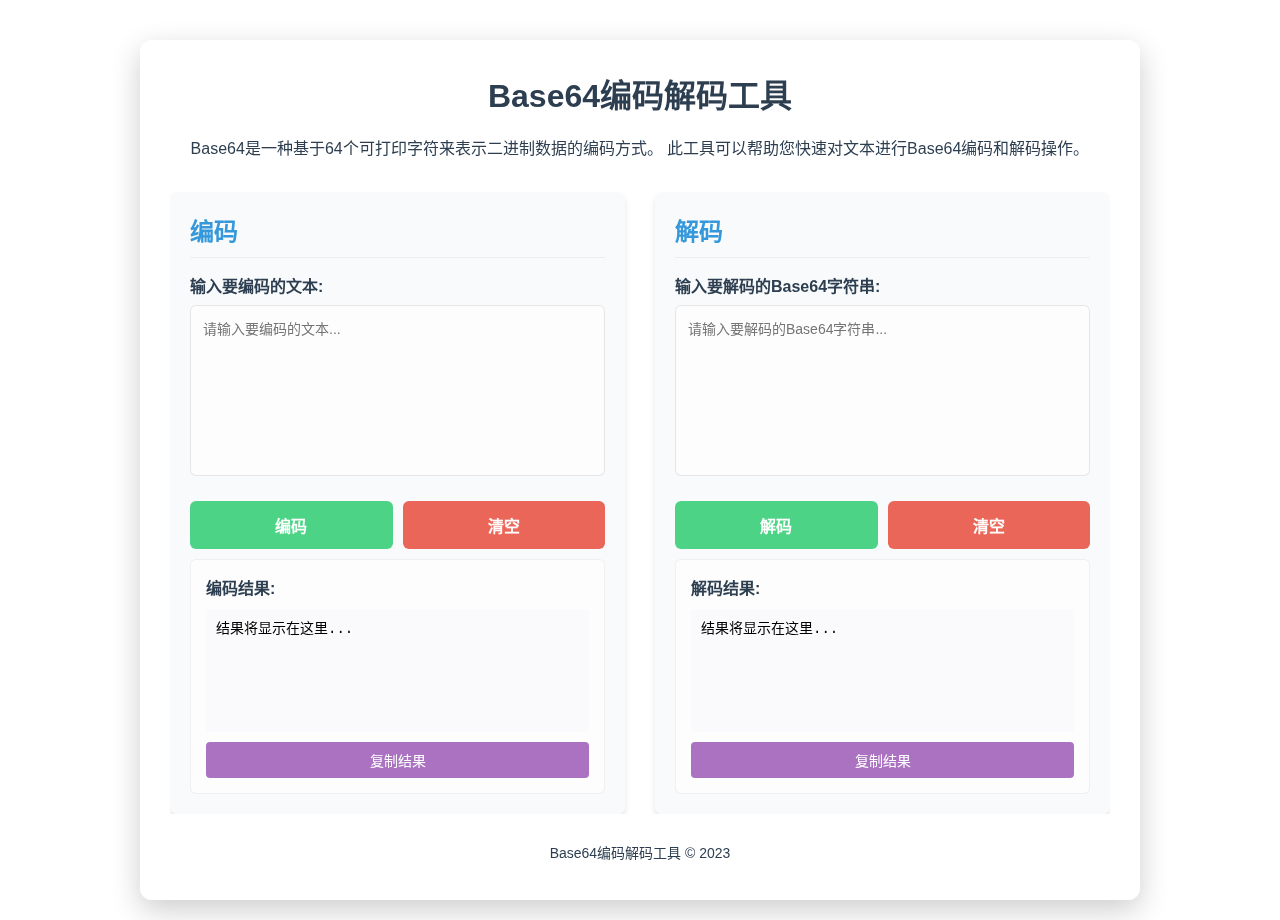
<file: base64/index.html>
<!DOCTYPE html>
<html lang="zh-CN">
<head>
    <meta charset="UTF-8">
    <meta name="viewport" content="width=device-width, initial-scale=1.0">
    <title>Base64编码解码工具</title>
    <style>
        * {
            margin: 0;
            padding: 0;
            box-sizing: border-box;
            font-family: 'Segoe UI', Tahoma, Geneva, Verdana, sans-serif;
        }
        
        body {
            background: url('https://80947108.eu.org/img/38.jpg') no-repeat center center fixed;
            background-size: cover;
            min-height: 100vh;
            display: flex;
            flex-direction: column;
            align-items: center;
            padding: 20px;
            overflow: hidden;
        }
        
        .container {
            max-width: 1000px;
            width: 100%;
            background-color: rgba(255, 255, 255, 0.85);
            border-radius: 12px;
            box-shadow: 0 10px 30px rgba(0, 0, 0, 0.2);
            padding: 30px;
            margin-top: 20px;
            height: calc(100vh - 40px);
            display: flex;
            flex-direction: column;
            backdrop-filter: blur(5px);
        }
        
        header {
            text-align: center;
            margin-bottom: 20px;
            flex-shrink: 0;
        }
        
        h1 {
            color: #2c3e50;
            margin-bottom: 10px;
            text-shadow: 1px 1px 3px rgba(255, 255, 255, 0.8);
        }
        
        .description {
            color: #2c3e50;
            font-size: 16px;
            line-height: 1.6;
            background-color: rgba(255, 255, 255, 0.6);
            padding: 10px;
            border-radius: 6px;
        }
        
        .app-container {
            display: flex;
            flex: 1;
            gap: 30px;
            overflow: hidden;
        }
        
        .section {
            flex: 1;
            background: rgba(248, 249, 250, 0.8);
            border-radius: 8px;
            padding: 20px;
            box-shadow: 0 4px 6px rgba(0, 0, 0, 0.1);
            display: flex;
            flex-direction: column;
            min-height: 0;
            backdrop-filter: blur(3px);
        }
        
        h2 {
            color: #3498db;
            margin-bottom: 15px;
            padding-bottom: 10px;
            border-bottom: 1px solid rgba(234, 234, 234, 0.7);
            flex-shrink: 0;
        }
        
        .input-group {
            display: flex;
            flex-direction: column;
            margin-bottom: 15px;
            flex: 1;
            min-height: 0;
        }
        
        label {
            font-weight: 600;
            margin-bottom: 8px;
            color: #2c3e50;
            flex-shrink: 0;
        }
        
        textarea {
            width: 100%;
            flex: 1;
            padding: 12px;
            border: 1px solid rgba(221, 221, 221, 0.7);
            border-radius: 6px;
            resize: none;
            font-size: 14px;
            transition: border 0.3s;
            min-height: 120px;
            background-color: rgba(255, 255, 255, 0.7);
        }
        
        textarea:focus {
            outline: none;
            border-color: #3498db;
            box-shadow: 0 0 0 2px rgba(52, 152, 219, 0.2);
            background-color: rgba(255, 255, 255, 0.9);
        }
        
        .btn-group {
            display: flex;
            gap: 10px;
            margin-top: 10px;
            flex-shrink: 0;
        }
        
        .btn {
            background: rgba(46, 204, 113, 0.85);
            color: white;
            border: none;
            padding: 12px 20px;
            border-radius: 6px;
            cursor: pointer;
            font-size: 16px;
            font-weight: 600;
            transition: all 0.3s;
            flex: 1;
            backdrop-filter: blur(2px);
        }
        
        .btn:hover {
            background: rgba(39, 174, 96, 0.9);
            transform: translateY(-2px);
            box-shadow: 0 4px 8px rgba(0, 0, 0, 0.2);
        }
        
        .btn-clear {
            background: rgba(231, 76, 60, 0.85);
        }
        
        .btn-clear:hover {
            background: rgba(192, 57, 43, 0.9);
        }
        
        .result-container {
            margin-top: 10px;
            background: rgba(255, 255, 255, 0.7);
            border-radius: 6px;
            padding: 15px;
            border: 1px solid rgba(234, 234, 234, 0.7);
            flex: 1;
            display: flex;
            flex-direction: column;
            min-height: 0;
            backdrop-filter: blur(2px);
        }
        
        .result-title {
            font-weight: 600;
            margin-bottom: 10px;
            color: #2c3e50;
            flex-shrink: 0;
        }
        
        .result {
            word-break: break-all;
            flex: 1;
            overflow-y: auto;
            padding: 10px;
            background: rgba(248, 249, 250, 0.6);
            border-radius: 4px;
            font-family: monospace;
            font-size: 14px;
            line-height: 1.5;
        }
        
        .copy-btn {
            background: rgba(155, 89, 182, 0.85);
            color: white;
            border: none;
            padding: 8px 15px;
            border-radius: 4px;
            cursor: pointer;
            font-size: 14px;
            margin-top: 10px;
            transition: all 0.3s;
            flex-shrink: 0;
            backdrop-filter: blur(2px);
        }
        
        .copy-btn:hover {
            background: rgba(142, 68, 173, 0.9);
            transform: translateY(-1px);
        }
        
        footer {
            margin-top: 20px;
            text-align: center;
            color: #2c3e50;
            font-size: 14px;
            flex-shrink: 0;
            background-color: rgba(255, 255, 255, 0.6);
            padding: 8px;
            border-radius: 4px;
        }
        
        @media (max-width: 768px) {
            .app-container {
                flex-direction: column;
            }
            
            .container {
                height: auto;
                max-height: 100vh;
            }
        }
    </style>
</head>
<body>
    <div class="container">
        <header>
            <h1>Base64编码解码工具</h1>
            <p class="description">
                Base64是一种基于64个可打印字符来表示二进制数据的编码方式。
                此工具可以帮助您快速对文本进行Base64编码和解码操作。
            </p>
        </header>
        
        <div class="app-container">
            <!-- 编码区域 -->
            <div class="section">
                <h2>编码</h2>
                <div class="input-group">
                    <label for="encode-input">输入要编码的文本:</label>
                    <textarea id="encode-input" placeholder="请输入要编码的文本..."></textarea>
                </div>
                
                <div class="btn-group">
                    <button id="encode-btn" class="btn">编码</button>
                    <button id="clear-encode" class="btn btn-clear">清空</button>
                </div>
                
                <div class="result-container">
                    <div class="result-title">编码结果:</div>
                    <div id="encode-result" class="result">结果将显示在这里...</div>
                    <button id="copy-encode" class="copy-btn">复制结果</button>
                </div>
            </div>
            
            <!-- 解码区域 -->
            <div class="section">
                <h2>解码</h2>
                <div class="input-group">
                    <label for="decode-input">输入要解码的Base64字符串:</label>
                    <textarea id="decode-input" placeholder="请输入要解码的Base64字符串..."></textarea>
                </div>
                
                <div class="btn-group">
                    <button id="decode-btn" class="btn">解码</button>
                    <button id="clear-decode" class="btn btn-clear">清空</button>
                </div>
                
                <div class="result-container">
                    <div class="result-title">解码结果:</div>
                    <div id="decode-result" class="result">结果将显示在这里...</div>
                    <button id="copy-decode" class="copy-btn">复制结果</button>
                </div>
            </div>
        </div>
        
        <footer>
            <p>Base64编码解码工具 &copy; 2023</p>
        </footer>
    </div>

    <script>
        // 编码功能
        document.getElementById('encode-btn').addEventListener('click', function() {
            const encodeInput = document.getElementById('encode-input');
            const encodeResult = document.getElementById('encode-result');
            
            if (encodeInput.value.trim() !== '') {
                try {
                    // 使用btoa进行Base64编码
                    const base64 = btoa(unescape(encodeURIComponent(encodeInput.value)));
                    encodeResult.textContent = base64;
                } catch (error) {
                    encodeResult.textContent = '编码错误：输入包含无法编码的字符';
                }
            } else {
                encodeResult.textContent = '请输入要编码的文本';
            }
        });
        
        // 解码功能
        document.getElementById('decode-btn').addEventListener('click', function() {
            const decodeInput = document.getElementById('decode-input');
            const decodeResult = document.getElementById('decode-result');
            
            if (decodeInput.value.trim() !== '') {
                try {
                    // 使用atob进行Base64解码
                    const decoded = decodeURIComponent(escape(atob(decodeInput.value)));
                    decodeResult.textContent = decoded;
                } catch (error) {
                    decodeResult.textContent = '解码错误：请输入有效的Base64字符串';
                }
            } else {
                decodeResult.textContent = '请输入要解码的Base64字符串';
            }
        });
        
        // 清空编码区域
        document.getElementById('clear-encode').addEventListener('click', function() {
            document.getElementById('encode-input').value = '';
            document.getElementById('encode-result').textContent = '结果将显示在这里...';
        });
        
        // 清空解码区域
        document.getElementById('clear-decode').addEventListener('click', function() {
            document.getElementById('decode-input').value = '';
            document.getElementById('decode-result').textContent = '结果将显示在这里...';
        });
        
        // 复制编码结果
        document.getElementById('copy-encode').addEventListener('click', function() {
            const resultText = document.getElementById('encode-result').textContent;
            if (resultText && resultText !== '结果将显示在这里...' && !resultText.startsWith('编码错误')) {
                navigator.clipboard.writeText(resultText)
                    .then(() => {
                        const originalText = this.textContent;
                        this.textContent = '已复制!';
                        setTimeout(() => {
                            this.textContent = originalText;
                        }, 2000);
                    })
                    .catch(err => {
                        console.error('复制失败: ', err);
                        alert('复制失败，请手动选择文本进行复制');
                    });
            }
        });
        
        // 复制解码结果
        document.getElementById('copy-decode').addEventListener('click', function() {
            const resultText = document.getElementById('decode-result').textContent;
            if (resultText && resultText !== '结果将显示在这里...' && !resultText.startsWith('解码错误')) {
                navigator.clipboard.writeText(resultText)
                    .then(() => {
                        const originalText = this.textContent;
                        this.textContent = '已复制!';
                        setTimeout(() => {
                            this.textContent = originalText;
                        }, 2000);
                    })
                    .catch(err => {
                        console.error('复制失败: ', err);
                        alert('复制失败，请手动选择文本进行复制');
                    });
            }
        });
    </script>
</body>
</html>
</file>
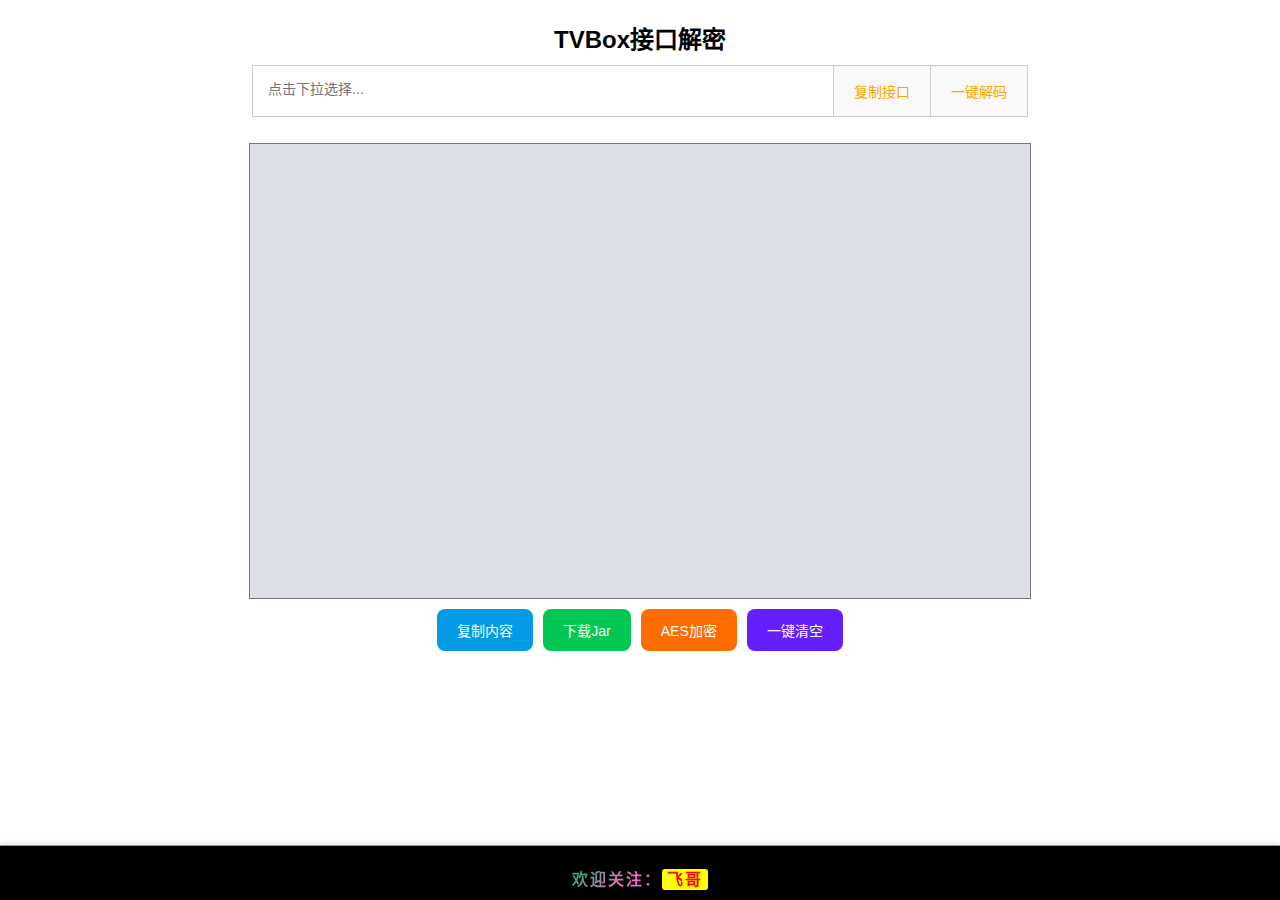
<file: jiemi/index.html>
<!DOCTYPE html>
<html lang="zh-CN">

<head>
       
    <meta charset="UTF-8">
    <meta name="viewport" content="width=device-width, initial-scale=1.0">
    <link rel="icon" type="image/png" href="/images/icon.png">
        <link rel="apple-touch-icon" href="/static/icon/favicon.ico">
    <link rel="shortcut icon" href="/static/icon/favicon.ico">
    <link rel="Bookmark" href="/static/icon/favicon.ico">

    <meta name="keywords" content="工具网,在线,工具,tvbox,TVBox,接口解密,接口">
    <meta name="description" content="这是专注于TVBox接口解密的专业网站，深度解析各类TVBox接口的隐藏奥秘与使用技巧，拆解复杂代码逻辑，挖掘优质影视资源接入方法。通过系统化教程、实用案例分享，帮助用户快速掌握接口获取、配置及优化方法。">
    <link rel="stylesheet" href="./static/css/style.css">
    <link rel="stylesheet" href="./static/css/scroll-button.css">
    <title>飞哥TVBox接口解密</title>
</head>

<body>
    <h2>TVBox接口解密</h2>
    <div id="container">
        <div id="input-container">
            <div id="input-wrapper">
                <input type="text" id="input-field" placeholder="点击下拉选择..." onclick="toggleOptions()" autocomplete="off">
                <button id="clear-input-button" onclick="clearInput()">×</button>
                <div id="optionsList" class="options"></div>
            </div>
            <button onclick="copyInput()">复制接口</button>
            <button onclick="getIPTV()">一键解码</button>
        </div>
        <button class="scroll-button " id="scrollButton" onclick="toggleScroll()">跳转底部</button>
        <div id="progressBar" class="progress-bar"></div>
        <div id="error-message"></div>
        <div id="loading-message">接口正在解密，请稍候～</div>
    </div>
    <div id="output-container">
        <textarea id="output" rows="30" cols="100" readonly></textarea>
        <div id="button-container">
            <button id="copy-output-button" onclick="copyOutput()">复制内容</button>
            <button id="download-jar-button" onclick="downloadJar()">下载Jar</button>
            <button id="home-button" onclick="goToHome()">AES加密</button>
            <button id="clear-button" onclick="clearOutput()">一键清空</button>
        </div>
    </div>
    <footer>
        <div align="center">
            <a target="_blank" href="https://heyunfei.eu.org/" title="TVbox" alt="接口解密">
                欢迎关注：<mark>飞哥</mark>
            </a>
        </div>
    </footer>
  <!--  <script src="./static/js/jm_clawcloud.js"></script> -->
   <script src="./static/js/link.js"></script>
  <script src="./static/js/scroll-button.js"></script>
</body>

</html>
</file>
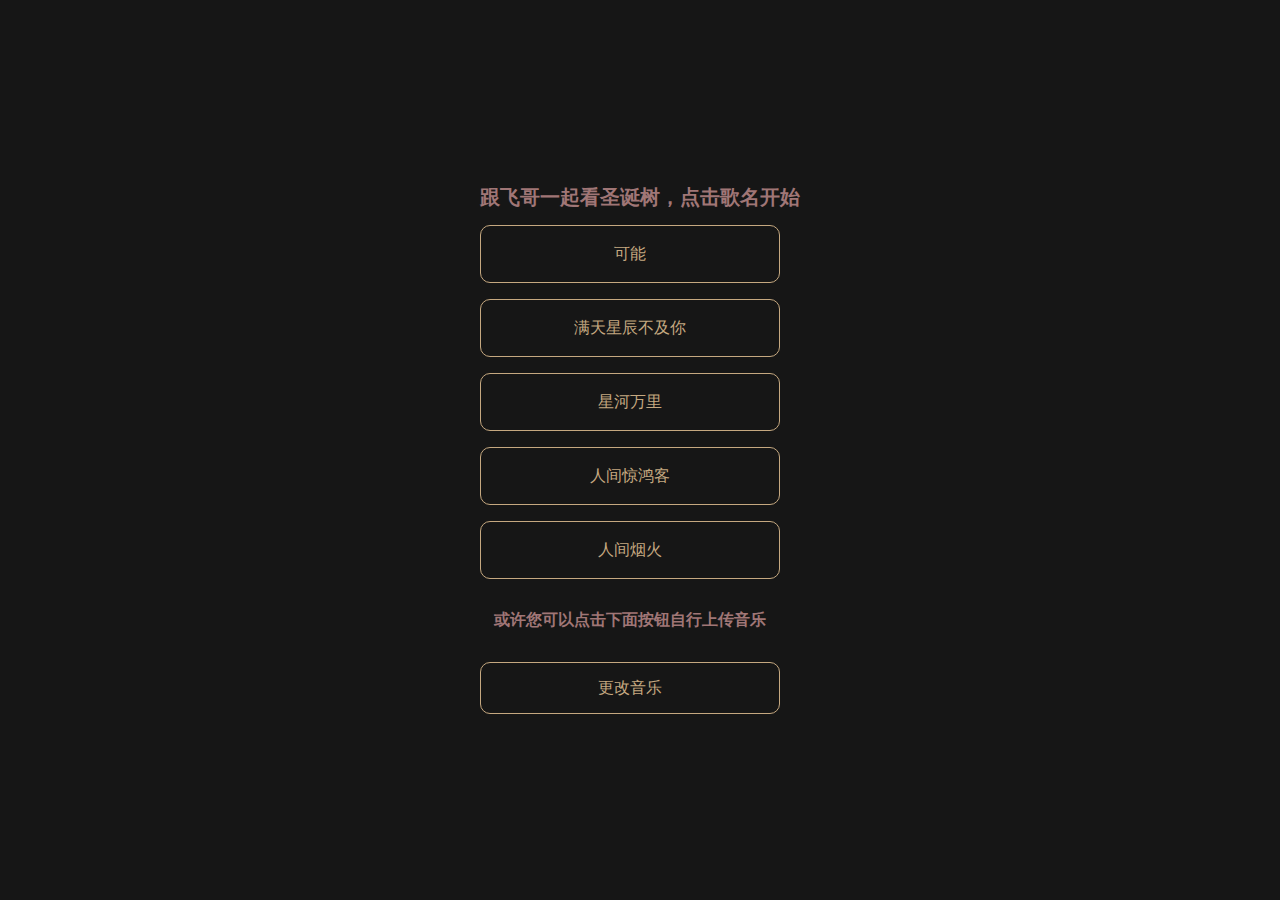
<file: shengdanshu/index.html>
<!DOCTYPE html>

<html lang="en">
	<head>
		<meta charset="utf-8">
		<meta name="viewport" content="width=device-width, initial-scale=1.0, maximum-scale=1.0, minimum-scale=1.0, user-scalable=no">


		<title>圣诞树</title>

		<link rel="stylesheet" href="css/normalize.min.css">

		<style>
			* {
            box-sizing: border-box;
        }
 
 
        body {
            margin: 0;
            height: 100vh;
            overflow: hidden;
            display: flex;
            align-items: center;
            justify-content: center;
            background: #161616;
            color: #c5a880;
            font-family: sans-serif;
        }
 
 
        label {
            display: inline-block;
            background-color: #161616;
            padding: 16px;
            border-radius: 0.3rem;
            cursor: pointer;
            margin-top: 1rem;
            width: 300px;
            border-radius: 10px;
            border: 1px solid #c5a880;
            text-align: center;
        }
 
 
        ul {
            list-style-type: none;
            padding: 0;
            margin: 0;
        }
 
 
        .btn {
            background-color: #161616;
            border-radius: 10px;
            color: #c5a880;
            border: 1px solid #c5a880;
            padding: 16px;
            width: 300px;
            margin-bottom: 16px;
            line-height: 1.5;
            cursor: pointer;
        }
 
        .separator {
            font-weight: bold;
            text-align: center;
            width: 300px;
            margin: 16px 0px;
            color: #a07676;
        }
 
 
        .title {
            color: #a07676;
            font-weight: bold;
            font-size: 1.25rem;
            margin-bottom: 16px;
        }
 
 
        .text-loading {
            font-size: 2rem;
        }
    </style>

		<script>
			window.console = window.console || function (t) { };
    </script>



		<script>
			if (document.location.search.match(/type=embed/gi)) {
            window.parent.postMessage("resize", "*");
        }
    </script>


	</head>

	<body translate="no">
		<script src="js/three.min.js"></script>
		<script src="js/EffectComposer.js"></script>
		<script src="js/RenderPass.js"></script>
		<script src="js/ShaderPass.js"></script>
		<script src="js/CopyShader.js"></script>
		<script src="js/LuminosityHighPassShader.js"></script>
		<script src="js/UnrealBloomPass.js"></script>

		<div id="overlay">
			<ul>
				<li class="title">跟飞哥一起看圣诞树，点击歌名开始️</li>
<li><button class="btn" id="btnA" type="button">可能</button></li>
<li><button class="btn" id="btnA" type="button">满天星辰不及你</button></li>
<li><button class="btn" id="btnB" type="button">星河万里</button></li>
<li><button class="btn" id="btnC" type="button">人间惊鸿客</button></li>
<li><button class="btn" id="btnD" type="button">人间烟火</button></li>

				<li class="separator">或许您可以点击下面按钮自行上传音乐</li>
				<li>
					<input type="file" id="upload" hidden="">
					<label for="upload">更改音乐</label>
				</li>
			</ul>
		</div>

		<script id="rendered-js">
			const { PI, sin, cos } = Math;
			        const TAU = 2 * PI;
			 
			        const map = (value, sMin, sMax, dMin, dMax) => {
			            return dMin + (value - sMin) / (sMax - sMin) * (dMax - dMin);
			        };
			 
			        const range = (n, m = 0) =>
			            Array(n).
			                fill(m).
			                map((i, j) => i + j);
			 
			        const rand = (max, min = 0) => min + Math.random() * (max - min);
			        const randInt = (max, min = 0) => Math.floor(min + Math.random() * (max - min));
			        const randChoise = arr => arr[randInt(arr.length)];
			        const polar = (ang, r = 1) => [r * cos(ang), r * sin(ang)];
			 
			        let scene, camera, renderer, analyser;
			        let step = 0;
			        const uniforms = {
			            time: { type: "f", value: 0.0 },
			            step: { type: "f", value: 0.0 }
			        };
			 
			        const params = {
			            exposure: 1,
			            bloomStrength: 0.9,
			            bloomThreshold: 0,
			            bloomRadius: 0.5
			        };
			 
			        let composer;
			 
			        const fftSize = 2048;
			        const totalPoints = 4000;
			 
			        const listener = new THREE.AudioListener();
			 
			        const audio = new THREE.Audio(listener);
			 
			        document.querySelector("input").addEventListener("change", uploadAudio, false);
			 
			        const buttons = document.querySelectorAll(".btn");
			        buttons.forEach((button, index) =>
			            button.addEventListener("click", () => loadAudio(index)));
			 
			 
			        function init() {
			            const overlay = document.getElementById("overlay");
			            overlay.remove();
			 
			            scene = new THREE.Scene();
			            renderer = new THREE.WebGLRenderer({ antialias: true });
			            renderer.setPixelRatio(window.devicePixelRatio);
			            renderer.setSize(window.innerWidth, window.innerHeight);
			            document.body.appendChild(renderer.domElement);
			 
			            camera = new THREE.PerspectiveCamera(
			                60,
			                window.innerWidth / window.innerHeight,
			                1,
			                1000);
			 
			            camera.position.set(-0.09397456774197047, -2.5597086635726947, 24.420789670889008);
			            camera.rotation.set(0.10443543723052419, -0.003827152981119352, 0.0004011488708739715);
			 
			            const format = renderer.capabilities.isWebGL2 ?
			                THREE.RedFormat :
			                THREE.LuminanceFormat;
			 
			            uniforms.tAudioData = {
			                value: new THREE.DataTexture(analyser.data, fftSize / 2, 1, format)
			            };
			 
			 
			            addPlane(scene, uniforms, 3000);
			            addSnow(scene, uniforms);
			 
			            range(10).map(i => {
			                addTree(scene, uniforms, totalPoints, [20, 0, -20 * i]);
			                addTree(scene, uniforms, totalPoints, [-20, 0, -20 * i]);
			            });
			 
			            const renderScene = new THREE.RenderPass(scene, camera);
			 
			            const bloomPass = new THREE.UnrealBloomPass(
			                new THREE.Vector2(window.innerWidth, window.innerHeight),
			                1.5,
			                0.4,
			                0.85);
			 
			            bloomPass.threshold = params.bloomThreshold;
			            bloomPass.strength = params.bloomStrength;
			            bloomPass.radius = params.bloomRadius;
			 
			            composer = new THREE.EffectComposer(renderer);
			            composer.addPass(renderScene);
			            composer.addPass(bloomPass);
			 
			            addListners(camera, renderer, composer);
			            animate();
			        }
			 
			        function animate(time) {
			            analyser.getFrequencyData();
			            uniforms.tAudioData.value.needsUpdate = true;
			            step = (step + 1) % 1000;
			            uniforms.time.value = time;
			            uniforms.step.value = step;
			            composer.render();
			            requestAnimationFrame(animate);
			        }
			 
			        function loadAudio(i) {
			            document.getElementById("overlay").innerHTML =
			                '<div class="text-loading">加载中，请稍等...</div>';
			            const files = [
"./mp3/程响-可能.mp3",
"./mp3/ycccc-满天星辰不及你.mp3",
"./mp3/Rom邢锐 - 星河万里.mp3",
"./mp3/叶里-人间惊鸿客.mp3",
"./mp3/程响-人间烟火.mp3"];
			 
			            const file = files[i];
			 
			            const loader = new THREE.AudioLoader();
			            loader.load(file, function (buffer) {
			                audio.setBuffer(buffer);
			                audio.play();
			                analyser = new THREE.AudioAnalyser(audio, fftSize);
			                init();
			            });
			 
			 
			 
			 
			        }
			 
			 
			        function uploadAudio(event) {
			            document.getElementById("overlay").innerHTML =
			                '<div class="text-loading">请稍等...</div>';
			            const files = event.target.files;
			            const reader = new FileReader();
			 
			            reader.onload = function (file) {
			                var arrayBuffer = file.target.result;
			 
			                listener.context.decodeAudioData(arrayBuffer, function (audioBuffer) {
			                    audio.setBuffer(audioBuffer);
			                    audio.play();
			                    analyser = new THREE.AudioAnalyser(audio, fftSize);
			                    init();
			                });
			            };
			 
			            reader.readAsArrayBuffer(files[0]);
			        }
			 
			        function addTree(scene, uniforms, totalPoints, treePosition) {
			            const vertexShader = `
			      attribute float mIndex;
			      varying vec3 vColor;
			      varying float opacity;
			      uniform sampler2D tAudioData;
			      float norm(float value, float min, float max ){
			       return (value - min) / (max - min);
			      }
			      float lerp(float norm, float min, float max){
			       return (max - min) * norm + min;
			      }
			      float map(float value, float sourceMin, float sourceMax, float destMin, float destMax){
			       return lerp(norm(value, sourceMin, sourceMax), destMin, destMax);
			      }
			      void main() {
			       vColor = color;
			       vec3 p = position;
			       vec4 mvPosition = modelViewMatrix * vec4( p, 1.0 );
			       float amplitude = texture2D( tAudioData, vec2( mIndex, 0.1 ) ).r;
			       float amplitudeClamped = clamp(amplitude-0.4,0.0, 0.6 );
			       float sizeMapped = map(amplitudeClamped, 0.0, 0.6, 1.0, 20.0);
			       opacity = map(mvPosition.z , -200.0, 15.0, 0.0, 1.0);
			       gl_PointSize = sizeMapped * ( 100.0 / -mvPosition.z );
			       gl_Position = projectionMatrix * mvPosition;
			      }
			      `;
			            const fragmentShader = `
			      varying vec3 vColor;
			      varying float opacity;
			      uniform sampler2D pointTexture;
			      void main() {
			       gl_FragColor = vec4( vColor, opacity );
			       gl_FragColor = gl_FragColor * texture2D( pointTexture, gl_PointCoord ); 
			      }
			      `;
			            const shaderMaterial = new THREE.ShaderMaterial({
			                uniforms: {
			                    ...uniforms,
			                    pointTexture: {
			                        value: new THREE.TextureLoader().load(`png/spark1.png`)
			                    }
			                },
			 
			 
			                vertexShader,
			                fragmentShader,
			                blending: THREE.AdditiveBlending,
			                depthTest: false,
			                transparent: true,
			                vertexColors: true
			            });
			 
			 
			            const geometry = new THREE.BufferGeometry();
			            const positions = [];
			            const colors = [];
			            const sizes = [];
			            const phases = [];
			            const mIndexs = [];
			 
			            const color = new THREE.Color();
			 
			            for (let i = 0; i < totalPoints; i++) {
			                const t = Math.random();
			                const y = map(t, 0, 1, -8, 10);
			                const ang = map(t, 0, 1, 0, 6 * TAU) + TAU / 2 * (i % 2);
			                const [z, x] = polar(ang, map(t, 0, 1, 5, 0));
			 
			                const modifier = map(t, 0, 1, 1, 0);
			                positions.push(x + rand(-0.3 * modifier, 0.3 * modifier));
			                positions.push(y + rand(-0.3 * modifier, 0.3 * modifier));
			                positions.push(z + rand(-0.3 * modifier, 0.3 * modifier));
			 
			                color.setHSL(map(i, 0, totalPoints, 1.0, 0.0), 1.0, 0.5);
			 
			                colors.push(color.r, color.g, color.b);
			                phases.push(rand(1000));
			                sizes.push(1);
			                const mIndex = map(i, 0, totalPoints, 1.0, 0.0);
			                mIndexs.push(mIndex);
			            }
			 
			            geometry.setAttribute(
			                "position",
			                new THREE.Float32BufferAttribute(positions, 3).setUsage(
			                    THREE.DynamicDrawUsage));
			 
			 
			            geometry.setAttribute("color", new THREE.Float32BufferAttribute(colors, 3));
			            geometry.setAttribute("size", new THREE.Float32BufferAttribute(sizes, 1));
			            geometry.setAttribute("phase", new THREE.Float32BufferAttribute(phases, 1));
			            geometry.setAttribute("mIndex", new THREE.Float32BufferAttribute(mIndexs, 1));
			 
			            const tree = new THREE.Points(geometry, shaderMaterial);
			 
			            const [px, py, pz] = treePosition;
			 
			            tree.position.x = px;
			            tree.position.y = py;
			            tree.position.z = pz;
			 
			            scene.add(tree);
			        }
			 
			        function addSnow(scene, uniforms) {
			            const vertexShader = `
			      attribute float size;
			      attribute float phase;
			      attribute float phaseSecondary;
			      varying vec3 vColor;
			      varying float opacity;
			      uniform float time;
			      uniform float step;
			      float norm(float value, float min, float max ){
			       return (value - min) / (max - min);
			      }
			      float lerp(float norm, float min, float max){
			       return (max - min) * norm + min;
			      }
			      float map(float value, float sourceMin, float sourceMax, float destMin, float destMax){
			       return lerp(norm(value, sourceMin, sourceMax), destMin, destMax);
			      }
			      void main() {
			       float t = time* 0.0006;
			       vColor = color;
			       vec3 p = position;
			       p.y = map(mod(phase+step, 1000.0), 0.0, 1000.0, 25.0, -8.0);
			       p.x += sin(t+phase);
			       p.z += sin(t+phaseSecondary);
			       opacity = map(p.z, -150.0, 15.0, 0.0, 1.0);
			       vec4 mvPosition = modelViewMatrix * vec4( p, 1.0 );
			       gl_PointSize = size * ( 100.0 / -mvPosition.z );
			       gl_Position = projectionMatrix * mvPosition;
			      }
			      `;
			 
			            const fragmentShader = `
			      uniform sampler2D pointTexture;
			      varying vec3 vColor;
			      varying float opacity;
			      void main() {
			       gl_FragColor = vec4( vColor, opacity );
			       gl_FragColor = gl_FragColor * texture2D( pointTexture, gl_PointCoord ); 
			      }
			      `;
			            function createSnowSet(sprite) {
			                const totalPoints = 300;
			                const shaderMaterial = new THREE.ShaderMaterial({
			                    uniforms: {
			                        ...uniforms,
			                        pointTexture: {
			                            value: new THREE.TextureLoader().load(sprite)
			                        }
			                    },
			 
			 
			                    vertexShader,
			                    fragmentShader,
			                    blending: THREE.AdditiveBlending,
			                    depthTest: false,
			                    transparent: true,
			                    vertexColors: true
			                });
			 
			 
			                const geometry = new THREE.BufferGeometry();
			                const positions = [];
			                const colors = [];
			                const sizes = [];
			                const phases = [];
			                const phaseSecondaries = [];
			 
			                const color = new THREE.Color();
			 
			                for (let i = 0; i < totalPoints; i++) {
			                    const [x, y, z] = [rand(25, -25), 0, rand(15, -150)];
			                    positions.push(x);
			                    positions.push(y);
			                    positions.push(z);
			 
			                    color.set(randChoise(["#f1d4d4", "#f1f6f9", "#eeeeee", "#f1f1e8"]));
			 
			                    colors.push(color.r, color.g, color.b);
			                    phases.push(rand(1000));
			                    phaseSecondaries.push(rand(1000));
			                    sizes.push(rand(4, 2));
			                }
			 
			                geometry.setAttribute(
			                    "position",
			                    new THREE.Float32BufferAttribute(positions, 3));
			 
			                geometry.setAttribute("color", new THREE.Float32BufferAttribute(colors, 3));
			                geometry.setAttribute("size", new THREE.Float32BufferAttribute(sizes, 1));
			                geometry.setAttribute("phase", new THREE.Float32BufferAttribute(phases, 1));
			                geometry.setAttribute(
			                    "phaseSecondary",
			                    new THREE.Float32BufferAttribute(phaseSecondaries, 1));
			 
			 
			                const mesh = new THREE.Points(geometry, shaderMaterial);
			 
			                scene.add(mesh);
			            }
			            const sprites = [
			                "png/snowflake1.png",
			                "png/snowflake2.png",
			                "png/snowflake3.png",
			                "png/snowflake4.png",
			                "png/snowflake5.png"];
			 
			            sprites.forEach(sprite => {
			                createSnowSet(sprite);
			            });
			        }
			 
			        function addPlane(scene, uniforms, totalPoints) {
			            const vertexShader = `
			      attribute float size;
			      attribute vec3 customColor;
			      varying vec3 vColor;
			      void main() {
			       vColor = customColor;
			       vec4 mvPosition = modelViewMatrix * vec4( position, 1.0 );
			       gl_PointSize = size * ( 300.0 / -mvPosition.z );
			       gl_Position = projectionMatrix * mvPosition;
			      }
			      `;
			            const fragmentShader = `
			      uniform vec3 color;
			      uniform sampler2D pointTexture;
			      varying vec3 vColor;
			      void main() {
			       gl_FragColor = vec4( vColor, 1.0 );
			       gl_FragColor = gl_FragColor * texture2D( pointTexture, gl_PointCoord );
			      }
			      `;
			            const shaderMaterial = new THREE.ShaderMaterial({
			                uniforms: {
			                    ...uniforms,
			                    pointTexture: {
			                        value: new THREE.TextureLoader().load(`png/spark1.png`)
			                    }
			                },
			 
			 
			                vertexShader,
			                fragmentShader,
			                blending: THREE.AdditiveBlending,
			                depthTest: false,
			                transparent: true,
			                vertexColors: true
			            });
			 
			 
			            const geometry = new THREE.BufferGeometry();
			            const positions = [];
			            const colors = [];
			            const sizes = [];
			 
			            const color = new THREE.Color();
			 
			            for (let i = 0; i < totalPoints; i++) {
			                const [x, y, z] = [rand(-25, 25), 0, rand(-150, 15)];
			                positions.push(x);
			                positions.push(y);
			                positions.push(z);
			 
			                color.set(randChoise(["#93abd3", "#f2f4c0", "#9ddfd3"]));
			 
			                colors.push(color.r, color.g, color.b);
			                sizes.push(1);
			            }
			 
			            geometry.setAttribute(
			                "position",
			                new THREE.Float32BufferAttribute(positions, 3).setUsage(
			                    THREE.DynamicDrawUsage));
			 
			 
			            geometry.setAttribute(
			                "customColor",
			                new THREE.Float32BufferAttribute(colors, 3));
			 
			            geometry.setAttribute("size", new THREE.Float32BufferAttribute(sizes, 1));
			 
			            const plane = new THREE.Points(geometry, shaderMaterial);
			 
			            plane.position.y = -8;
			            scene.add(plane);
			        }
			 
			        function addListners(camera, renderer, composer) {
			            document.addEventListener("keydown", e => {
			                const { x, y, z } = camera.position;
			                console.log(`camera.position.set(${x},${y},${z})`);
			                const { x: a, y: b, z: c } = camera.rotation;
			                console.log(`camera.rotation.set(${a},${b},${c})`);
			            });
			 
			            window.addEventListener(
			                "resize",
			                () => {
			                    const width = window.innerWidth;
			                    const height = window.innerHeight;
			 
			                    camera.aspect = width / height;
			                    camera.updateProjectionMatrix();
			 
			                    renderer.setSize(width, height);
			                    composer.setSize(width, height);
			                },
			                false);
			 
			        }
		</script>




	</body>
</html>
</file>
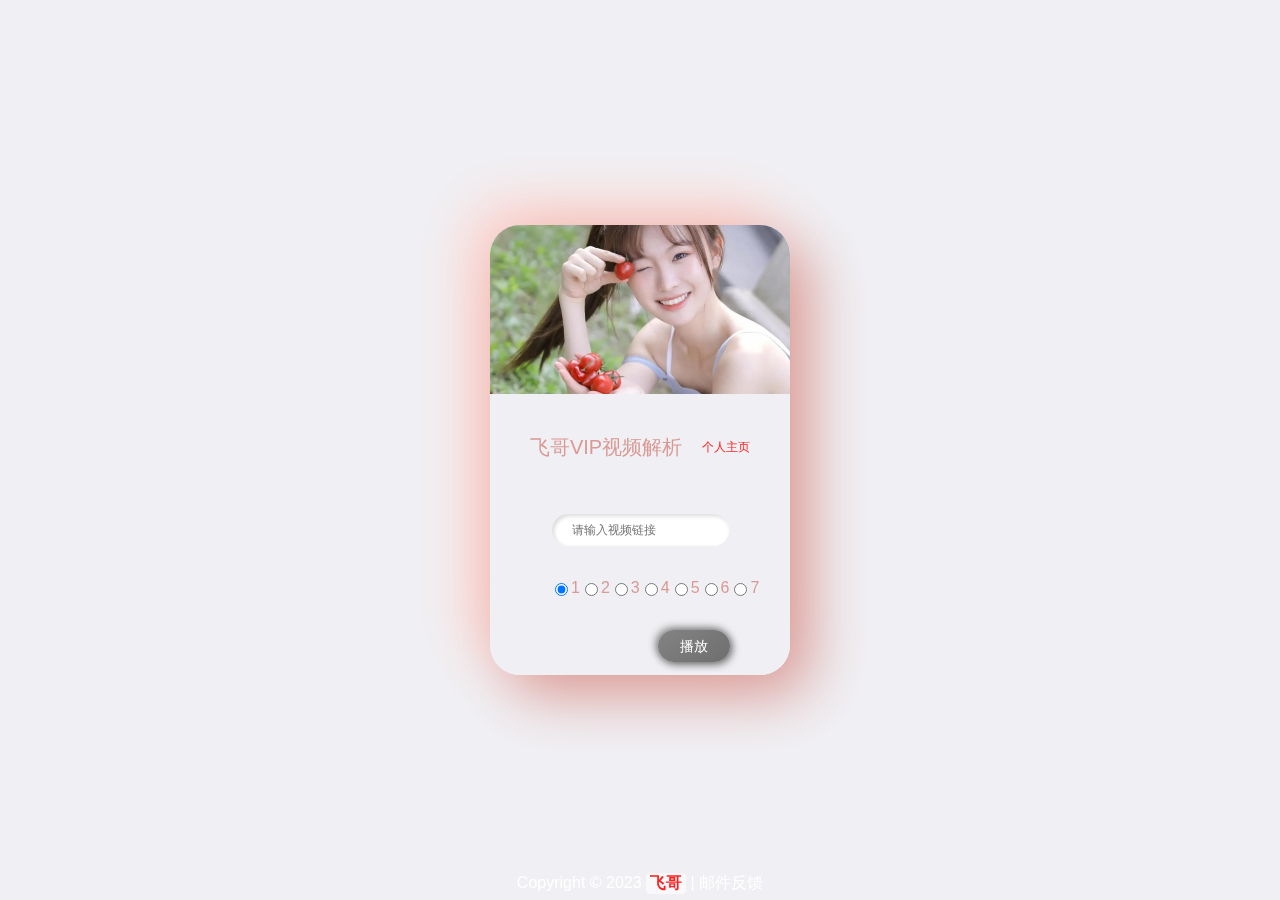
<file: video/index.html>
<!DOCTYPE html>
<html lang="en">
<head>
  <meta charset="UTF-8">
  <meta name="viewport" content="width=device-width, initial-scale=1.0, user-scalable=no">
  <title>飞哥VIP视频解析</title>
  <link rel="icon" href="./img/favicon.ico.png">
  <link rel="stylesheet" href="./css/style.css">
</head>
<body>
  <div class="card">
    <div class="card-front">
      <img src="./img/feige.jpg" alt="飞哥">
      <div class="desc">
        <div class="text">飞哥VIP视频解析</div>
        <a href="https://飞哥.love" class="link" target="_blank">个人主页</a>
      </div>
      <form>
        <input type="url" id="media-url" placeholder="请输入视频链接" required autocomplete="off">
        <div class="apis">
          <input type="radio" id="api1" class="api" name="contact" value="https://jx.xmflv.com/?url=" checked>
          <label for="api1">1</label>
  
          <input type="radio" id="api2" class="api" name="contact" value="https://www.yemu.xyz/?url=">
          <label for="api2">2</label>

          <input type="radio" id="api3" class="api" name="contact" value="https://jx.yparse.com/index.php?url=">
          <label for="api3">3</label>

          <input type="radio" id="api4" class="api" name="contact" value="https://jx.m3u8.tv/jiexi/?url=">
          <label for="api4">4</label>

          <input type="radio" id="api5" class="api" name="contact" value="https://jx.jsonplayer.com/player/?url=">
          <label for="api5">5</label>

          <input type="radio" id="api6" class="api" name="contact" value="https://jx.2s0.cn/player/?url=">
          <label for="api6">6</label>

          <input type="radio" id="api7" class="api" name="contact" value="https://www.playm3u8.cn/jiexi.php?url=">
          <label for="api7">7</label>

        </div>
        <button type="submit" class="play">播放</button>
      </form>
    </div>
    <div class="card-back">
      <iframe class="player"
              src=""
              frameborder="0"
              allowfullscreen></iframe>
      <div class="button-container">
        <button class="return" title="返回首页">
          <svg t="1597601040206" class="icon" viewBox="0 0 1024 1024" version="1.1" xmlns="http://www.w3.org/2000/svg" p-id="7757" width="20" height="20"><path d="M112.228037 296.934806c0 0 80.84119-125.866662 208.754464-193.404871s285.502429-48.095391 388.856355 17.396205 138.146337 120.750131 138.146337 120.750131l89.027639-51.16531c0 0 18.419512-9.209756 18.419512 12.279674s0 321.318146 0 321.318146 0 28.652574-21.48943 18.419512c-18.078751-8.609075-213.596749-120.784924-275.207969-156.176992-33.830503-15.226796-4.107551-27.595498-4.107551-27.595498l85.910649-49.541323c0 0-49.004087-61.923328-120.724549-94.717222-76.773548-40.359196-148.645458-45.144176-236.690724-11.608386-57.407478 21.86703-124.999922 77.853136-173.680645 160.560836C112.228037 296.934806 112.228037 296.934806 112.228037 296.934806zM910.406872 721.592552c0 0-80.84119 125.866662-208.754464 193.404871s-285.502429 48.095391-388.856355-17.396205-138.146337-120.750131-138.146337-120.750131l-89.027639 51.16531c0 0-18.419512 9.209756-18.419512-12.279674s0-321.318146 0-321.318146 0-28.652574 21.48943-18.419512c18.078751 8.609075 213.596749 120.784924 275.207969 156.176992 33.830503 15.226796 4.107551 27.595498 4.107551 27.595498l-85.910649 49.541323c0 0 49.004087 61.923328 120.724549 94.717222 76.773548 40.359196 148.645458 45.144176 236.690724 11.608386 57.407478-21.86703 124.999922-77.853136 173.680645-160.560836C910.406872 721.592552 910.406872 721.592552 910.406872 721.592552z" p-id="7758" fill="#ffffff"></path></svg>
        </button>
        <button class="timer" title="定时关闭">
          <svg t="1613830889964" class="icon" viewBox="0 0 1024 1024" version="1.1" xmlns="http://www.w3.org/2000/svg" p-id="5347" width="20" height="20"><path d="M512 854.016q123.989333 0 210.986667-88.021333t86.997333-212.010667-86.997333-210.986667-210.986667-86.997333-210.986667 86.997333-86.997333 210.986667 86.997333 212.010667 210.986667 88.021333zM811.989333 315.989333q84.010667 105.984 84.010667 237.994667 0 157.994667-112 271.018667t-272 112.981333-272-112.981333-112-271.018667 112-271.018667 272-112.981333q130.005333 0 240 86.016l59.989333-61.994667q32 25.984 59.989333 59.989333zM470.016 598.016l0-256 84.010667 0 0 256-84.010667 0zM640 41.984l0 86.016-256 0 0-86.016 256 0z" p-id="5348" fill="#ffffff"></path></svg>
        </button>
      </div>
    </div>
  </div>
  <footer class="copyright">
	  <p>
	    <span class="cprt">Copyright</span>
	    <span>&copy 2023</span>
	    <a class="author-link" href="https://github.com/80947108" target="_blank">飞哥</a>
	    <a class="mail-link" href="mailto:80947108@qq.com?subject=用户反馈" target="_blank"> | 邮件反馈</a>
	  </p>
	</footer>
  <div class="set-timer">
    <div class="title">定时关闭</div>
    <div class="select-minutes">
      <button class="set-timer-30">30分钟</button>
      <button class="set-timer-60">60分钟</button>
      <button class="set-timer-90">90分钟</button>
      <button class="cancel-btn">取消定时器</button>
    </div>
  </div>
  <script src="./js/script.js"></script>
</body>
</html>
</file>
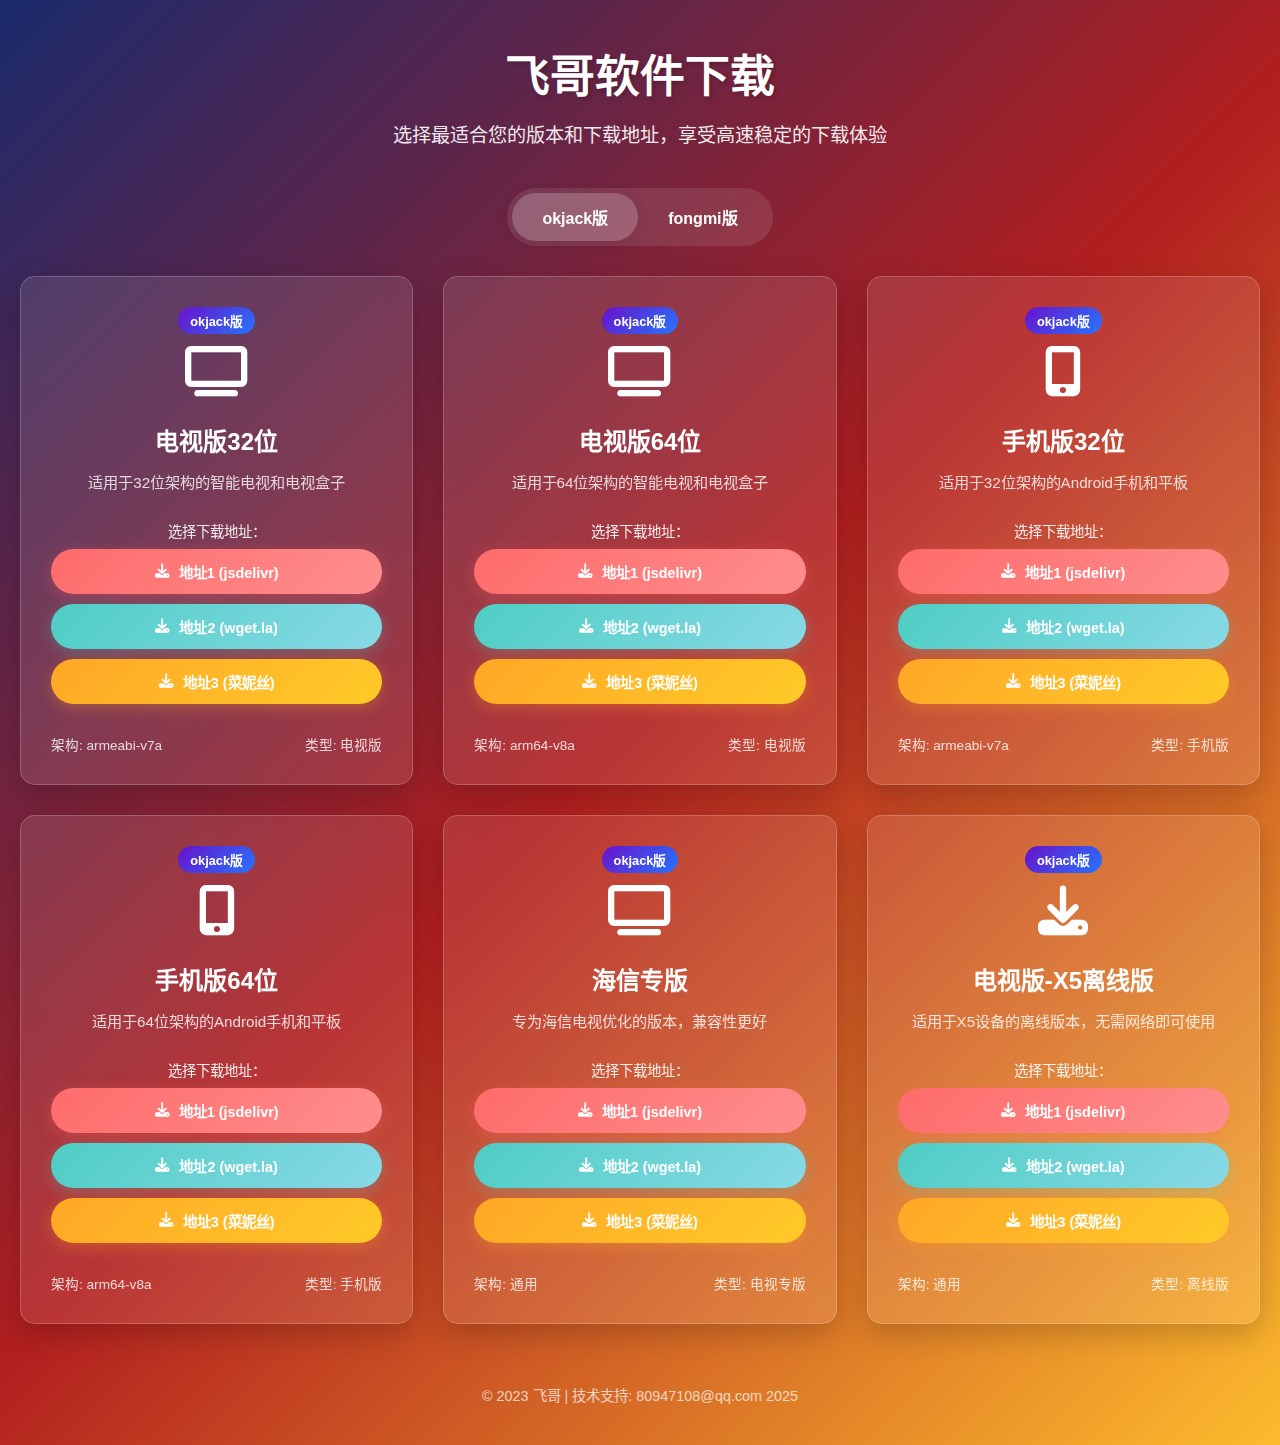
<file: 下载/下载.html>
<!DOCTYPE html>
<html lang="zh-CN">
<head>
    <meta charset="UTF-8">
    <meta name="viewport" content="width=device-width, initial-scale=1.0">
    <title>飞哥软件下载okjack版 & fongmi版</title>
    <link rel="stylesheet" href="https://cdnjs.cloudflare.com/ajax/libs/font-awesome/6.4.0/css/all.min.css">
    <style>
        * {
            margin: 0;
            padding: 0;
            box-sizing: border-box;
            font-family: 'Segoe UI', Tahoma, Geneva, Verdana, sans-serif;
        }
        
        body {
            background: linear-gradient(135deg, #1a2a6c 0%, #b21f1f 50%, #fdbb2d 100%);
            color: #fff;
            min-height: 100vh;
            display: flex;
            flex-direction: column;
            align-items: center;
            padding: 40px 20px;
        }
        
        .container {
            max-width: 1400px;
            width: 100%;
        }
        
        header {
            text-align: center;
            margin-bottom: 40px;
        }
        
        h1 {
            font-size: 2.8rem;
            margin-bottom: 15px;
            text-shadow: 2px 2px 4px rgba(0, 0, 0, 0.2);
        }
        
        .subtitle {
            font-size: 1.2rem;
            opacity: 0.9;
            max-width: 600px;
            margin: 0 auto;
        }
        
        .version-tabs {
            display: flex;
            justify-content: center;
            margin-bottom: 30px;
            background: rgba(255, 255, 255, 0.1);
            border-radius: 50px;
            padding: 5px;
            width: fit-content;
            margin-left: auto;
            margin-right: auto;
            backdrop-filter: blur(10px);
        }
        
        .tab {
            padding: 12px 30px;
            border-radius: 50px;
            cursor: pointer;
            font-weight: 600;
            transition: all 0.3s ease;
        }
        
        .tab.active {
            background: rgba(255, 255, 255, 0.2);
            box-shadow: 0 4px 15px rgba(0, 0, 0, 0.1);
        }
        
        .tab-content {
            display: none;
        }
        
        .tab-content.active {
            display: block;
            animation: fadeIn 0.5s ease;
        }
        
        @keyframes fadeIn {
            from { opacity: 0; }
            to { opacity: 1; }
        }
        
        .download-grid {
            display: grid;
            grid-template-columns: repeat(auto-fit, minmax(350px, 1fr));
            gap: 30px;
            margin-top: 30px;
        }
        
        .download-card {
            background: rgba(255, 255, 255, 0.1);
            backdrop-filter: blur(10px);
            border-radius: 15px;
            padding: 30px;
            text-align: center;
            box-shadow: 0 10px 30px rgba(0, 0, 0, 0.2);
            transition: transform 0.3s, box-shadow 0.3s;
            border: 1px solid rgba(255, 255, 255, 0.2);
        }
        
        .download-card:hover {
            transform: translateY(-10px);
            box-shadow: 0 15px 35px rgba(0, 0, 0, 0.3);
        }
        
        .card-icon {
            font-size: 50px;
            margin-bottom: 20px;
            color: #fff;
        }
        
        .card-title {
            font-size: 1.5rem;
            margin-bottom: 15px;
        }
        
        .card-description {
            font-size: 0.95rem;
            margin-bottom: 25px;
            opacity: 0.8;
            line-height: 1.5;
        }
        
        .download-btn {
            display: inline-flex;
            align-items: center;
            justify-content: center;
            padding: 12px 20px;
            color: white;
            border-radius: 50px;
            text-decoration: none;
            font-weight: 600;
            font-size: 0.9rem;
            transition: all 0.3s ease;
            width: 100%;
            margin-bottom: 10px;
            text-align: center;
        }
        
        .download-btn:hover {
            transform: scale(1.05);
        }
        
        .download-btn i {
            margin-right: 10px;
        }
        
        .btn-1 {
            background: linear-gradient(135deg, #FF6B6B, #FF8E8E);
            box-shadow: 0 4px 15px rgba(255, 107, 107, 0.3);
        }
        
        .btn-1:hover {
            background: linear-gradient(135deg, #FF5252, #FF7979);
            box-shadow: 0 6px 20px rgba(255, 107, 107, 0.4);
        }
        
        .btn-2 {
            background: linear-gradient(135deg, #4ECDC4, #88D9E6);
            box-shadow: 0 4px 15px rgba(78, 205, 196, 0.3);
        }
        
        .btn-2:hover {
            background: linear-gradient(135deg, #26A69A, #4ECDC4);
            box-shadow: 0 6px 20px rgba(78, 205, 196, 0.4);
        }
        
        .btn-3 {
            background: linear-gradient(135deg, #FFA726, #FFCA28);
            box-shadow: 0 4px 15px rgba(255, 167, 38, 0.3);
        }
        
        .btn-3:hover {
            background: linear-gradient(135deg, #FF9800, #FFB74D);
            box-shadow: 0 6px 20px rgba(255, 167, 38, 0.4);
        }
        
        .download-options {
            margin-top: 15px;
        }
        
        footer {
            margin-top: 60px;
            text-align: center;
            opacity: 0.7;
            font-size: 0.9rem;
        }
        
        .file-info {
            display: flex;
            justify-content: space-between;
            margin-top: 20px;
            font-size: 0.85rem;
            opacity: 0.8;
        }
        
        .version-badge {
            display: inline-block;
            padding: 4px 12px;
            border-radius: 20px;
            font-size: 0.8rem;
            font-weight: 600;
            margin-bottom: 10px;
        }
        
        .version-1 .version-badge {
            background: linear-gradient(135deg, #6a11cb, #2575fc);
        }
        
        .version-2 .version-badge {
            background: linear-gradient(135deg, #11998e, #38ef7d);
        }
        
        .download-options {
            margin-top: 15px;
        }
        
        .download-option-title {
            font-size: 0.9rem;
            margin-bottom: 8px;
            opacity: 0.9;
        }
        
        @media (max-width: 768px) {
            .download-grid {
                grid-template-columns: 1fr;
            }
            
            h1 {
                font-size: 2.2rem;
            }
            
            .version-tabs {
                flex-direction: column;
                width: 100%;
                max-width: 300px;
            }
            
            .tab {
                text-align: center;
                margin: 5px 0;
            }
        }
    </style>
</head>
<body>
    <div class="container">
        <header>
            <h1>飞哥软件下载</h1>
            <p class="subtitle">选择最适合您的版本和下载地址，享受高速稳定的下载体验</p>
        </header>
        
        <div class="version-tabs">
            <div class="tab active" data-tab="version1">okjack版</div>
            <div class="tab" data-tab="version2">fongmi版</div>
        </div>
        
        <!-- okjack版内容 -->
        <div class="tab-content active" id="version1">
            <div class="download-grid">
                <!-- 电视版32位 -->
                <div class="download-card version-1">
                    <div class="version-badge">okjack版</div>
                    <div class="card-icon">
                        <i class="fas fa-tv"></i>
                    </div>
                    <h2 class="card-title">电视版32位</h2>
                    <p class="card-description">适用于32位架构的智能电视和电视盒子</p>
                    
                    <div class="download-options">
                        <div class="download-option-title">选择下载地址：</div>
                        <a href="https://fastly.jsdelivr.net/gh/FongMi/Release@okjack/apk/release/leanback-armeabi_v7a.apk" class="download-btn btn-1">
                            <i class="fas fa-download"></i> 地址1 (jsdelivr)
                        </a>
                        <a href="https://wget.la/https://raw.githubusercontent.com/FongMi/Release/okjack/apk/release/leanback-armeabi_v7a.apk" class="download-btn btn-2">
                            <i class="fas fa-download"></i> 地址2 (wget.la)
                        </a>
                        <a href="https://cns.菜妮丝.top/https://github.com/FongMi/Release/raw/okjack/apk/release/leanback-armeabi_v7a.apk" class="download-btn btn-3">
                            <i class="fas fa-download"></i> 地址3 (菜妮丝)
                        </a>
                    </div>
                    
                    <div class="file-info">
                        <span>架构: armeabi-v7a</span>
                        <span>类型: 电视版</span>
                    </div>
                </div>
                
                <!-- 电视版64位 -->
                <div class="download-card version-1">
                    <div class="version-badge">okjack版</div>
                    <div class="card-icon">
                        <i class="fas fa-tv"></i>
                    </div>
                    <h2 class="card-title">电视版64位</h2>
                    <p class="card-description">适用于64位架构的智能电视和电视盒子</p>
                    
                    <div class="download-options">
                        <div class="download-option-title">选择下载地址：</div>
                        <a href="https://fastly.jsdelivr.net/gh/FongMi/Release@okjack/apk/release/leanback-arm64_v8a.apk" class="download-btn btn-1">
                            <i class="fas fa-download"></i> 地址1 (jsdelivr)
                        </a>
                        <a href="https://wget.la/https://raw.githubusercontent.com/FongMi/Release/okjack/apk/release/leanback-arm64_v8a.apk" class="download-btn btn-2">
                            <i class="fas fa-download"></i> 地址2 (wget.la)
                        </a>
                        <a href="https://cns.菜妮丝.top/https://github.com/FongMi/Release/raw/okjack/apk/release/leanback-arm64_v8a.apk" class="download-btn btn-3">
                            <i class="fas fa-download"></i> 地址3 (菜妮丝)
                        </a>
                    </div>
                    
                    <div class="file-info">
                        <span>架构: arm64-v8a</span>
                        <span>类型: 电视版</span>
                    </div>
                </div>
                
                <!-- 手机版32位 -->
                <div class="download-card version-1">
                    <div class="version-badge">okjack版</div>
                    <div class="card-icon">
                        <i class="fas fa-mobile-alt"></i>
                    </div>
                    <h2 class="card-title">手机版32位</h2>
                    <p class="card-description">适用于32位架构的Android手机和平板</p>
                    
                    <div class="download-options">
                        <div class="download-option-title">选择下载地址：</div>
                        <a href="https://fastly.jsdelivr.net/gh/FongMi/Release@okjack/apk/release/mobile-armeabi_v7a.apk" class="download-btn btn-1">
                            <i class="fas fa-download"></i> 地址1 (jsdelivr)
                        </a>
                        <a href="https://wget.la/https://raw.githubusercontent.com/FongMi/Release/okjack/apk/release/mobile-armeabi_v7a.apk" class="download-btn btn-2">
                            <i class="fas fa-download"></i> 地址2 (wget.la)
                        </a>
                        <a href="https://cns.菜妮丝.top/https://github.com/FongMi/Release/raw/okjack/apk/release/mobile-armeabi_v7a.apk" class="download-btn btn-3">
                            <i class="fas fa-download"></i> 地址3 (菜妮丝)
                        </a>
                    </div>
                    
                    <div class="file-info">
                        <span>架构: armeabi-v7a</span>
                        <span>类型: 手机版</span>
                    </div>
                </div>
                
                <!-- 手机版64位 -->
                <div class="download-card version-1">
                    <div class="version-badge">okjack版</div>
                    <div class="card-icon">
                        <i class="fas fa-mobile-alt"></i>
                    </div>
                    <h2 class="card-title">手机版64位</h2>
                    <p class="card-description">适用于64位架构的Android手机和平板</p>
                    
                    <div class="download-options">
                        <div class="download-option-title">选择下载地址：</div>
                        <a href="https://fastly.jsdelivr.net/gh/FongMi/Release@okjack/apk/release/mobile-arm64_v8a.apk" class="download-btn btn-1">
                            <i class="fas fa-download"></i> 地址1 (jsdelivr)
                        </a>
                        <a href="https://wget.la/https://raw.githubusercontent.com/FongMi/Release/okjack/apk/release/mobile-arm64_v8a.apk" class="download-btn btn-2">
                            <i class="fas fa-download"></i> 地址2 (wget.la)
                        </a>
                        <a href="https://cns.菜妮丝.top/https://github.com/FongMi/Release/raw/okjack/apk/release/mobile-arm64_v8a.apk" class="download-btn btn-3">
                            <i class="fas fa-download"></i> 地址3 (菜妮丝)
                        </a>
                    </div>
                    
                    <div class="file-info">
                        <span>架构: arm64-v8a</span>
                        <span>类型: 手机版</span>
                    </div>
                </div>
                
                <!-- 海信专版 -->
                <div class="download-card version-1">
                    <div class="version-badge">okjack版</div>
                    <div class="card-icon">
                        <i class="fas fa-tv"></i>
                    </div>
                    <h2 class="card-title">海信专版</h2>
                    <p class="card-description">专为海信电视优化的版本，兼容性更好</p>
                    
                    <div class="download-options">
                        <div class="download-option-title">选择下载地址：</div>
                        <a href="https://fastly.jsdelivr.net/gh/FongMi/Release@okjack/apk/release/海信专版.apk" class="download-btn btn-1">
                            <i class="fas fa-download"></i> 地址1 (jsdelivr)
                        </a>
                        <a href="https://wget.la/https://raw.githubusercontent.com/FongMi/Release/okjack/apk/release/海信专版.apk" class="download-btn btn-2">
                            <i class="fas fa-download"></i> 地址2 (wget.la)
                        </a>
                        <a href="https://cns.菜妮丝.top/https://github.com/FongMi/Release/raw/okjack/apk/release/海信专版.apk" class="download-btn btn-3">
                            <i class="fas fa-download"></i> 地址3 (菜妮丝)
                        </a>
                    </div>
                    
                    <div class="file-info">
                        <span>架构: 通用</span>
                        <span>类型: 电视专版</span>
                    </div>
                </div>
                
                <!-- 电视版-X5离线版 -->
                <div class="download-card version-1">
                    <div class="version-badge">okjack版</div>
                    <div class="card-icon">
                        <i class="fas fa-download"></i>
                    </div>
                    <h2 class="card-title">电视版-X5离线版</h2>
                    <p class="card-description">适用于X5设备的离线版本，无需网络即可使用</p>
                    
                    <div class="download-options">
                        <div class="download-option-title">选择下载地址：</div>
                        <a href="https://fastly.jsdelivr.net/gh/FongMi/Release@okjack/apk/release/电视版-X5离线.apk" class="download-btn btn-1">
                            <i class="fas fa-download"></i> 地址1 (jsdelivr)
                        </a>
                        <a href="https://wget.la/https://raw.githubusercontent.com/FongMi/Release/okjack/apk/release/电视版-X5离线.apk" class="download-btn btn-2">
                            <i class="fas fa-download"></i> 地址2 (wget.la)
                        </a>
                        <a href="https://cns.菜妮丝.top/https://github.com/FongMi/Release/raw/okjack/apk/release/电视版-X5离线.apk" class="download-btn btn-3">
                            <i class="fas fa-download"></i> 地址3 (菜妮丝)
                        </a>
                    </div>
                    
                    <div class="file-info">
                        <span>架构: 通用</span>
                        <span>类型: 离线版</span>
                    </div>
                </div>
            </div>
        </div>
        
        <!-- fongmi版内容 -->
        <div class="tab-content" id="version2">
            <div class="download-grid">
                <!-- 电视版32位 -->
                <div class="download-card version-2">
                    <div class="version-badge">fongmi版</div>
                    <div class="card-icon">
                        <i class="fas fa-tv"></i>
                    </div>
                    <h2 class="card-title">电视版32位</h2>
                    <p class="card-description">适用于32位架构的智能电视和电视盒子</p>
                    
                    <div class="download-options">
                        <div class="download-option-title">选择下载地址：</div>
                        <a href="https://fastly.jsdelivr.net/gh/FongMi/Release@fongmi/apk/release/leanback-armeabi_v7a.apk" class="download-btn btn-1">
                            <i class="fas fa-download"></i> 地址1 (jsdelivr)
                        </a>
                        <a href="https://wget.la/https://raw.githubusercontent.com/FongMi/Release/fongmi/apk/release/leanback-armeabi_v7a.apk" class="download-btn btn-2">
                            <i class="fas fa-download"></i> 地址2 (wget.la)
                        </a>
                        <a href="https://cns.菜妮丝.top/https://github.com/FongMi/Release/raw/fongmi/apk/release/leanback-armeabi_v7a.apk" class="download-btn btn-3">
                            <i class="fas fa-download"></i> 地址3 (菜妮丝)
                        </a>
                    </div>
                    
                    <div class="file-info">
                        <span>架构: armeabi-v7a</span>
                        <span>类型: 电视版</span>
                    </div>
                </div>
                
                <!-- 电视版64位 -->
                <div class="download-card version-2">
                    <div class="version-badge">fongmi版</div>
                    <div class="card-icon">
                        <i class="fas fa-tv"></i>
                    </div>
                    <h2 class="card-title">电视版64位</h2>
                    <p class="card-description">适用于64位架构的智能电视和电视盒子</p>
                    
                    <div class="download-options">
                        <div class="download-option-title">选择下载地址：</div>
                        <a href="https://fastly.jsdelivr.net/gh/FongMi/Release@fongmi/apk/release/leanback-arm64_v8a.apk" class="download-btn btn-1">
                            <i class="fas fa-download"></i> 地址1 (jsdelivr)
                        </a>
                        <a href="https://wget.la/https://raw.githubusercontent.com/FongMi/Release/fongmi/apk/release/leanback-arm64_v8a.apk" class="download-btn btn-2">
                            <i class="fas fa-download"></i> 地址2 (wget.la)
                        </a>
                        <a href="https://cns.菜妮丝.top/https://github.com/FongMi/Release/raw/fongmi/apk/release/leanback-arm64_v8a.apk" class="download-btn btn-3">
                            <i class="fas fa-download"></i> 地址3 (菜妮丝)
                        </a>
                    </div>
                    
                    <div class="file-info">
                        <span>架构: arm64-v8a</span>
                        <span>类型: 电视版</span>
                    </div>
                </div>
                
                <!-- 手机版32位 -->
                <div class="download-card version-2">
                    <div class="version-badge">fongmi版</div>
                    <div class="card-icon">
                        <i class="fas fa-mobile-alt"></i>
                    </div>
                    <h2 class="card-title">手机版32位</h2>
                    <p class="card-description">适用于32位架构的Android手机和平板</p>
                    
                    <div class="download-options">
                        <div class="download-option-title">选择下载地址：</div>
                        <a href="https://fastly.jsdelivr.net/gh/FongMi/Release@fongmi/apk/release/mobile-armeabi_v7a.apk" class="download-btn btn-1">
                            <i class="fas fa-download"></i> 地址1 (jsdelivr)
                        </a>
                        <a href="https://wget.la/https://raw.githubusercontent.com/FongMi/Release/fongmi/apk/release/mobile-armeabi_v7a.apk" class="download-btn btn-2">
                            <i class="fas fa-download"></i> 地址2 (wget.la)
                        </a>
                        <a href="https://cns.菜妮丝.top/https://github.com/FongMi/Release/raw/fongmi/apk/release/mobile-armeabi_v7a.apk" class="download-btn btn-3">
                            <i class="fas fa-download"></i> 地址3 (菜妮丝)
                        </a>
                    </div>
                    
                    <div class="file-info">
                        <span>架构: armeabi-v7a</span>
                        <span>类型: 手机版</span>
                    </div>
                </div>
                
                <!-- 手机版64位 -->
                <div class="download-card version-2">
                    <div class="version-badge">fongmi版</div>
                    <div class="card-icon">
                        <i class="fas fa-mobile-alt"></i>
                    </div>
                    <h2 class="card-title">手机版64位</h2>
                    <p class="card-description">适用于64位架构的Android手机和平板</p>
                    
                    <div class="download-options">
                        <div class="download-option-title">选择下载地址：</div>
                        <a href="https://fastly.jsdelivr.net/gh/FongMi/Release@fongmi/apk/release/mobile-arm64_v8a.apk" class="download-btn btn-1">
                            <i class="fas fa-download"></i> 地址1 (jsdelivr)
                        </a>
                        <a href="https://wget.la/https://raw.githubusercontent.com/FongMi/Release/fongmi/apk/release/mobile-arm64_v8a.apk" class="download-btn btn-2">
                            <i class="fas fa-download"></i> 地址2 (wget.la)
                        </a>
                        <a href="https://cns.菜妮丝.top/https://github.com/FongMi/Release/raw/fongmi/apk/release/mobile-arm64_v8a.apk" class="download-btn btn-3">
                            <i class="fas fa-download"></i> 地址3 (菜妮丝)
                        </a>
                    </div>
                    
                    <div class="file-info">
                        <span>架构: arm64-v8a</span>
                        <span>类型: 手机版</span>
                    </div>
                </div>
            </div>
        </div>
        
        <footer>
            <p>© 2023 飞哥 | 技术支持: 80947108@qq.com 2025</p>
        </footer>
    </div>
    
    <script>
        // 版本切换功能
        document.querySelectorAll('.tab').forEach(tab => {
            tab.addEventListener('click', () => {
                // 移除所有tab的active类
                document.querySelectorAll('.tab').forEach(t => {
                    t.classList.remove('active');
                });
                
                // 添加当前tab的active类
                tab.classList.add('active');
                
                // 隐藏所有内容
                document.querySelectorAll('.tab-content').forEach(content => {
                    content.classList.remove('active');
                });
                
                // 显示对应内容
                const tabId = tab.getAttribute('data-tab');
                document.getElementById(tabId).classList.add('active');
            });
        });
    </script>
</body>
</html>
</file>
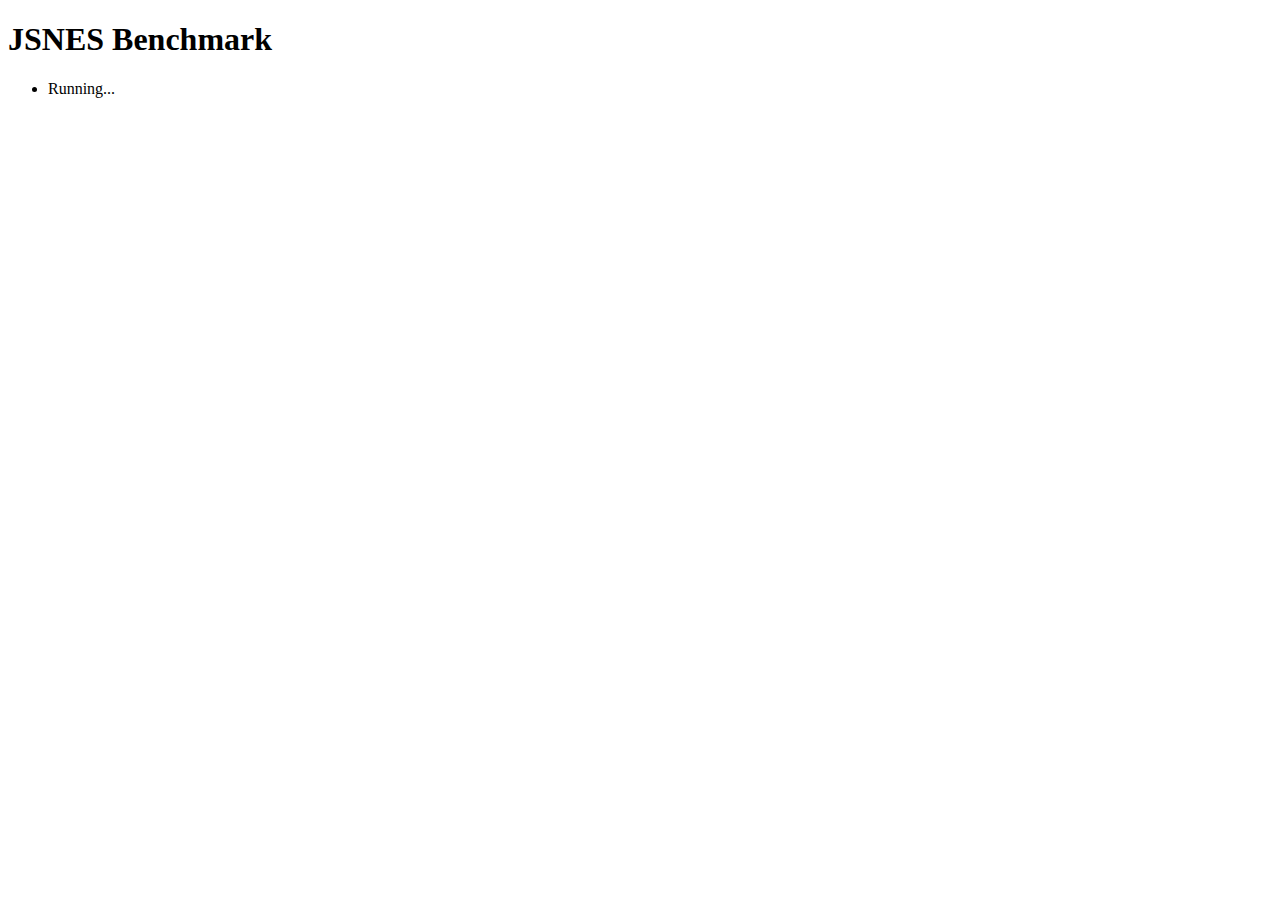
<file: xyx/test/benchmark.html>
<!DOCTYPE html>
<html lang="en">
<head>
    <meta http-equiv="Content-Type" content="text/html; charset=utf-8">

    <title>JSNES Benchmark</title>
    
    <script src="../lib/jquery-1.4.2.min.js" type="text/javascript" charset="utf-8"></script>
    <script src="../source/nes.js" type="text/javascript" charset="utf-8"></script>
    <script src="../source/utils.js" type="text/javascript" charset="utf-8"></script>
    <script src="../source/cpu.js" type="text/javascript" charset="utf-8"></script>
    <script src="../source/keyboard.js" type="text/javascript" charset="utf-8"></script>
    <script src="../source/mappers.js" type="text/javascript" charset="utf-8"></script>
    <script src="../source/papu.js" type="text/javascript" charset="utf-8"></script>
    <script src="../source/ppu.js" type="text/javascript" charset="utf-8"></script>
    <script src="../source/rom.js" type="text/javascript" charset="utf-8"></script>
    <script src="../source/ui.js" type="text/javascript" charset="utf-8"></script>
    
    <script src="base64.js" type="text/javascript" charset="utf-8"></script>
    <script src="benchmark.js" type="text/javascript" charset="utf-8"></script>
    <script type="text/javascript" charset="utf-8">
        $(function() {
            var currentRepeat = -1;
            var repeatCount = 1;
            var frameCount = 100;
            var results = [];
            var i;
            results.length = repeatCount;
            $('#results').append('<li>Running...</li>');
            setTimeout(function benchmark() {
                if (currentRepeat < repeatCount) {
                    var start = +new Date();
                    
                    croomBenchmark();
                    
                    // Warm up runs
                    if (currentRepeat >= 0) {
                        results[currentRepeat] = +new Date() - start;
                        $('#results').append('<li>Run '+currentRepeat+', '+results[currentRepeat]+'ms</li>');
                    }
                    currentRepeat += 1;
                    setTimeout(benchmark, 10);
                }
                else {
                    var totalTime = 0;
                    for (i=0; i<results.length; i++) {
                        totalTime += results[i];
                    }
                    var meanTime = totalTime / repeatCount;
                    var totalFPS = 0;
                    for (i=0; i<results.length; i++) {
                        totalFPS = frameCount / (results[i] / 1000);
                    }
                    var meanFPS = totalFPS / repeatCount;
                    $('#results').append('<li>Average of 10 runs: '+meanTime.toFixed(2)+'ms</li>');
                }
            }, 10);
        });
    </script>
</head>
<body>
    <h1>JSNES Benchmark</h1>
    <ul id="results"></ul>
</body>
</html>
</file>
<file: jiemi/static/css/style.css>
body {
    font-family: Arial, sans-serif;
    margin: 20px;
}

h2 {
    text-align: center;
    margin-bottom: 10px;
}

#output {
    background-color: #DCDFE6;
    color: black;
    width: calc(100% - 2px); /* 确保输出框宽度与输入框一致 */
    height: calc(100vh - 350px); /* 输出框高度 */
    resize: none;
    margin: 0 auto;
    display: block;
}


#input-container {
    display: flex;
    align-items: stretch;
    width: calc(100% - 2px); /* 确保输入框宽度与输出框一致 */
    margin-left: 0;
    margin-right: 0;
    margin-bottom: 20px;
    box-sizing: border-box;  /* 包括内边距和边框 */
}



/* 输入框样式 */
#input-field {
    width: 100%;
    padding: 11px 30px 11px 11px;
    /* 右侧留出更多空间 */
    padding-right: 35px;
    /* 以确保文本不会与清除按钮重叠 */
    border: none;
    font-size: 14px;
    outline: none;
    box-sizing: border-box;
}

#input-wrapper {
    flex: 3;
    position: relative;
	border: 1px solid;
	color: #ccc;
	box-sizing: border-box;
}

#input-wrapper #clear-input-button {
    position: absolute;
    right: 5px;
    /* 调整距离右侧的距离 */
    top: 50%;
    transform: translateY(-50%);
    background: transparent;
    border: 1px solid #ccc;
    cursor: pointer;
    font-size: 16px;
    /* 调整字体大小 */
    color: red;
    width: 20px;
    /* 调整按钮宽度 */
    height: 20px;
    /* 调整按钮高度 */
    border-radius: 50%;
    /* 确保按钮为圆形 */
    display: flex;
    align-items: center;
    justify-content: center;
    line-height: 1;
    display: none;
    /* 默认隐藏 */
    box-sizing: border-box;
    padding: 0;
    /* 移除内边距 */
}

#clear-input-button:hover {
    color: #999;
    background-color: #f0f0f0;
    /* 鼠标悬停时添加背景色 */
}

/* 输入框选中效果 */
#input-field:focus {
    outline: 1.5px solid #1e90ff;
    /* 修改颜色轮廓 */
}


#input-container button {
    flex: 1;
    padding: 11px 10px;
    cursor: pointer;
    margin-right: 0;
    background-color: #f9f9f9;
    font-size: 14px;
    white-space: nowrap;
    color: orange;
    border: 1px solid #ccc;
    border-left: none;
}


#error-message,
#loading-message {
    color: red;
    display: none;
    margin-top: 30px;
    margin-bottom: 10px;
}


#output-container {
    width: calc(100% - 2px);
    /* 确保输出框宽度与输入框一致 */
    margin-top: 20px;
    margin-bottom: 30px;
    margin-left: 0;
    /* 取消左边距 */
    margin-right: 0;
    /* 取消右边距 */
}

#button-container {
    display: flex;
    justify-content: center;
    /* 按钮居中显示 */
    margin-top: 10px;
    width: 100%;
    /* 按钮容器宽度与输出框一致 */
    max-width: calc(100% - 10px);
    /* 最大宽度不超过输出框 */
    box-sizing: border-box;
    /* 包括内边距和边框 */
}

#button-container button {
    flex: 1;
    /* 按钮平均分配宽度 */
    margin: 0 5px;
    padding: 11px 10px;
    /* 调整内边距 */
    cursor: pointer;
    color: white;
    border: none;
    white-space: nowrap;
    border-radius: 8px;
    /* 添加圆角效果 */
    font-size: 14px;
    /* 统一字体大小 */
    max-width: 25%;
    /* 每个按钮最大宽度为25% */
    overflow: hidden;
    /* 防止内容溢出 */
    text-overflow: ellipsis;
    /* 超出部分显示省略号 */
}

#copy-output-button {
    background-color: #039BE5;
}

#download-jar-button {
    background-color: #00C853;
}

#home-button {
    background-color: #FF6D00;
}

#clear-button {
    background-color: #651FFF;
}

/* 选择项样式 */
.options {
    border: 1px solid #ccc;
    max-height: 293px;
    /* 最大高度 */
    overflow-y: auto;
    /* 超出部分滚动 */
    display: none;
    /* 初始隐藏 */
    position: absolute;
    /* 绝对定位 */
    background: white;
    /* 背景颜色 */
    z-index: 1000;
    /* 确保在其他元素之上 */
    width: calc(100% - 3px);
    /* 选项列表宽度与输入框和按钮总宽度一致 */
    left: -1px;
    /* 确保左侧对齐 */

}


.option {
    padding: 10px;
    cursor: pointer;
    color: #000;
    display: flex;
    /* 使用Flexbox布局 */
    justify-content: flex-start;
    /* 改为左对齐 */
    white-space: nowrap;
    /* 防止换行 */
    overflow: hidden;
    /* 防止超出部分显示 */
    gap: 10px;
    /* 设置名称和URL之间的间距 */
}

.url {
    overflow: hidden;
    /* 超出部分隐藏 */
    text-overflow: ellipsis;
    /* 超出部分用省略号表示 */
    white-space: nowrap;
    /* 防止换行 */
    max-width: 200px;
    /* 设置URL的最大宽度 */
    margin-left: 10px;
    /* URL左边距 */
}

.scrollable {
    overflow-x: auto;
    /* 横向滚动 */
    white-space: nowrap;
    /* 防止换行 */
}

.error{
    width: calc(100% - 10px);
}



/* 电脑模式 */
@media (min-width: 769px) {
	
	#container {
        margin-bottom: 26px;  /* 调整输入框到输出框中间的距离*/
        position: relative; /* 确保容器是相对定位 */
	    width: calc(80% - 10px);
        margin-left: auto;
        margin-right: auto;	
    }

    #input-container, #output-container {
        width: calc(80% - 10px); /* 统一宽度，确保对齐 */
        margin-left: auto;
        margin-right: auto;
    }
    
    #input-wrapper #clear-input-button {
        width: 22px; /* 桌面模式下稍大一些 */
        height: 22px;
        font-size: 18px; /* 桌面模式下字体稍大 */
    }

    #output {
        width: calc(80% - 10px); /* 输出框宽度与输入框和按钮对齐 */
        height: calc(90% - 10px);
    }

    #input-field {
        padding: 15px 30px 15px 15px;
        /* 桌面模式下增加输入框高度 */
    }

    #input-container button {
        flex: 0 1 auto;
        /* 按钮宽度根据内容自适应 */
        padding: 15px 20px;
        /* 桌面模式下增加按钮高度 */
    }

    #error-message,
    #loading-message {
        color: red;
        display: none;
        margin-left: 11%;
        margin-top: 30px;
        margin-bottom: 10px;
    }

    .options {
        width: calc(80% - 10px);
        /* 确保选择框宽度与输入框和按钮总宽度一致 */
        left: 0;
        right: 0;
        /* 确保左侧对齐 */
    }

    /* 新增：调整按钮容器的宽度和居中显示 */
    #button-container {
        width: auto;
        /* 宽度根据内容自适应 */
        max-width: none;
        /* 取消最大宽度限制 */
        justify-content: center;
        /* 按钮居中显示 */
        margin-left: auto;
        margin-right: auto;
    }

    /* 新增：调整按钮宽度包裹内容 */
    #button-container button {
        flex: 0 1 auto;
        /* 按钮宽度根据内容自适应 */
        max-width: none;
        /* 取消最大宽度限制 */
        padding: 11px 20px;
        /* 调整内边距 */
    }
}


/* 定义渐变动画 */
@keyframes gradientAnimation {
    0% {
        background-position: 0% 50%;
    }

    50% {
        background-position: 100% 50%;
    }

    100% {
        background-position: 0% 50%;
    }
}

/* 设置 footer 样式 */
footer {
    position: fixed;
    /* 固定在页面底部fixed 一起移动absolute*/
    bottom: 0;
    /* 距离底部 0 */
    left: 0;
    /* 左侧对齐 */
    width: 100%;
    /* 宽度占满屏幕 */
    background-color: #000000;
    /* 背景颜色 */
    padding: 20px 0 10px 0;
    /* 上内边距增加为 20px，下内边距保持 10px 左右内边距为0*/
    text-align: center;
    /* 文字居中 */
    border-top: 1px solid #00ff00;
    /* 顶部边框 */
    box-shadow: 0 -2px 5px rgba(0, 0, 0, 0.1);
    /* 添加阴影 */
    z-index: 1000;
    /* 确保 footer 在最上层 */
}

/* 设置链接样式 */
footer a {
    background: linear-gradient(135deg, #0eaf6d, #ff6ac6 25%, #147b96 50%, #e6d205 55%, #2cc4e0 60%, #8b2ce0 80%, #ff6384 95%, #08dfb4);
    background-size: 200% 100%;
    -webkit-background-clip: text;
    background-clip: text;
    color: transparent;
    /* 文字颜色透明 */
    text-decoration: none;
    /* 去掉下划线 */
    transition: background 0.5s ease;
    animation: gradientAnimation 5s infinite alternate;
    display: inline-block;
    font-size: 16px;
    font-weight: bold;
    letter-spacing: 2px;
}

/* 鼠标悬停时停止动画 */
footer a:hover {
    animation-play-state: paused;
    /* 暂停动画 */
}

/* 设置 mark 标签样式 */
footer mark {
    background-color: #ffff00;
    color: #ff0000;
    /* 文字颜色 */
    padding: 2px 5px;
    /* 内边距 */
    border-radius: 3px;
    /* 圆角 */
}

.loading .error {
    color: #ff0033;
}
</file>
<file: jiemi/static/css/scroll-button.css>
#container {
    margin-bottom: 26px;  /* 调整输入框到输出框中间的距离*/
    position: relative; /* 确保容器是相对定位 */

}

.scroll-button {
    position: absolute;
    display: none;
    /* 隐藏按钮 */
    margin-top: -19px;/* 调整跳转按钮到输出框距离*/
    right: 0;
    z-index: 10;
    padding: 1px 1px;
    /* 调整按钮内边距以改变大小 */
    font-size: 12px;
    /* 调整字体大小以提高可读性 */
    color: #FFFFFF;
    /* 文字颜色 */
    border: none;
    /* 去掉边框 */
    border-radius: 2px;
    /* 圆角 */
    cursor: pointer;
    /* 鼠标悬停时显示手型 */
    background-color: #009966;
    /* 默认背景颜色 */
}

// 进度条
.output-box {
    overflow-y: auto;
}

.progress-bar {
    height: 2px;
    /* 进度条高度 */
    background: linear-gradient(to bottom, #4caf50, #ff0000);
    /* 进度条背景颜色 */
    border-radius: 0.1px;
    position: absolute;
    margin-top: 2px;
    left: 0px;
    width: 0%;
    /* 初始宽度为0 */
    transition: width 0.2s ease;
    /* 平滑过渡效果 */
    max-width: 100%;
}

@media (min-width: 769px) {
    .scroll-button {
        right: calc(10% + 2px); /*电脑模式下右对齐*/
        margin-right: 0;
    }

    .progress-bar {
        margin-left: calc(10% + 5px);
        max-width: calc(79% + 8px);
    }
}
</file>
<file: video/css/style.css>
html {
  font-family: "SF Pro SC","SF Pro Display","SF Pro Icons","PingFang SC","Helvetica Neue","Helvetica","Arial",sans-serif;
  -webkit-user-select: none;
  user-select: none;
}

:root {
  --link-color: #ff2121;
  --theme-color: #f0f0f4;
  --shadow-right-bottom-color: #d99a95;
  --shadow-left-top-color: #ffd0c9;
  --input-left-top-color: #d9d9d9;
  --input-right-bottom-color: #ffffff;

  --return-button-color: #ffb5af;
}

a {
  text-decoration: none;
  color: var(--link-color);
}

body {
  margin: 0;
  padding: 0;
  -webkit-user-select: none;
  user-select: none;
  
  display: flex;
  flex-direction: column;
  justify-content: center;
  align-items: center;
  perspective: 1200px;
  background-color: var(--theme-color);
}

.card {
  position: relative;
  transform-style: preserve-3d;
  width: 300px;
  height: 450px;
  border-radius: 30px;
  box-shadow:  20px 20px 60px var(--shadow-right-bottom-color), 
              -20px -20px 60px var(--shadow-left-top-color);
  transform: rotateY(0deg);
  transition: 1s cubic-bezier(0.83, 0, 0.17, 1);
}

.card.turn-to-back {
  transform: rotateY(180deg);
  box-shadow:  -20px 20px 20px var(--shadow-right-bottom-color), 
              20px -20px 20px var(--shadow-left-top-color);
  width: 80%;
}

.card-front, .card-back {
  width: 100%;
  height: 100%;
  display: flex;
  flex-direction: column;
  align-items: center;
  border-radius: 30px;
  -webkit-backface-visibility: hidden;
  backface-visibility: hidden;
  background-color: var(--theme-color);
  overflow: hidden;
}

/* 正面 */

.card-front {
  position: absolute;
}

.card-back {
  transform-style: preserve-3d;
  transform: rotateY(180deg);
}

.card-front img {
  width: 100%;
}

.card-front .desc {
  width: 80%;
  padding: 40px 0;
  display: flex;
  justify-content: space-around;
  align-items: center;
  flex-wrap: wrap;
}

.card-front .desc .text {
  font-size: 20px;
  color: var(--shadow-right-bottom-color);
}

.card-front .desc .link {
  font-size: 12px;
}

.card-front form {
  flex: 1;
  width: 60%;
  display: flex;
  flex-direction: column;
  justify-content: space-around;
  align-items: center;
}

.card-front form #media-url {
  line-height: 30px;
  outline: none;
  padding-left: 20px;
  border: 0;
  border-radius: 25px;
  font-size: 12px;
  box-sizing: border-box;
  box-shadow: inset 2px 2px 4px var(--input-left-top-color), 
              inset -2px -2px 4px var(--input-right-bottom-color);
}

.card-front form #media-url:hover {
  background: linear-gradient(145deg, #e6e6e6, #ffffff);
}

.card-front form .apis {
  width: 100%;
  line-height: 30px;
  display: flex;
  justify-content: space-around;
  align-items: center;
  color: var(--shadow-right-bottom-color);
}

.card-front form .play {
  width: 40%;
  line-height: 30px;
  align-self: flex-end;
  outline: none;
  border: 0;
  border-radius: 25px;
  background: linear-gradient(145deg, #838383, #6e6e6e);
  box-shadow:  2px 2px 8px #686868, 
                -2px -2px 8px #8c8c8c;
  color: #fff;
  font-size: 14px;
  cursor: pointer;
}

.card-front form .play:hover {
  background: #7a7a7a;
}

.card-front form .play:active {
  background: linear-gradient(145deg, #6e6e6e, #838383);
  box-shadow:  2px 2px 4px #686868, 
                -2px -2px 4px #8c8c8c;
}

/* 背面 */

.card .card-back {
  display: flex;
  flex-direction: column;
}

.card .card-back .player {
  flex: 9;
  width: 100%;
}

.card .card-back .button-container {
  flex: 1;
  width: 90%;
  display: flex;
  flex-direction: row;
  justify-content: center;
  align-items: center;
}

.card .card-back .return,
.card .card-back .timer {
  outline: none;
  border: 0;
  padding: 6px 6px 4px 6px;
  border-radius: 999px;
  background: var(--return-button-color);
  box-shadow:  2px 2px 4px var(--shadow-right-bottom-color), 
                -2px -2px 4px var(--shadow-left-top-color);
  cursor: pointer;
}

.card .card-back .button-container .return {
  margin: auto;
  transform: translateX(50%);
}

.card .card-back .return:hover,
.card .card-back .timer:hover {
  background: linear-gradient(145deg, #e6a39e, #ffc2bb);
}

.card .card-back .return:active,
.card .card-back .timer:active {
  box-shadow: inset 2px 2px 4px var(--shadow-right-bottom-color), 
            inset -2px -2px 4px var(--shadow-left-top-color);
}

.copyright {
  position: fixed;
  bottom: 6px;
}

.copyright :not(.author-link){
  color: #fff;
}

.copyright p {
  margin: 0;
}

.copyright .cprt {
  display: none;
}

.copyright .author-link {
  display: inline-block;
  font-weight: bolder;
  padding: 0 4px;
  background-color: rgba(255, 255, 255, .6);
  border-radius: 4px;
  transition: .3s ease-in-out;
}

.set-timer {
  opacity: 0;
  position: fixed;
  top: 50%;
  left: 50%;
  transform: translate(-50%, -50%);
  transition: .6s;
  z-index: -1;

  display: flex;
  flex-direction: column;
  justify-content: space-between;
  align-items: center;
  padding: 20px;
  border-radius: 10px;

  background-color: var(--theme-color);
}

.set-timer .title {
  color: var(--link-color);
  margin: 10px 0;
  font-size: 22px;
}

.set-timer .select-minutes {
  display: flex;
  flex-direction: column;
  justify-content: space-around;
  align-items: center;
}

.set-timer .select-minutes button {
  min-width: 130px;
  height: 40px;
  font-size: 18px;
  color: gray;
  background-color: var(--theme-color);
  border: none;
  border-radius: 4px;
  transition: .3s;
}

.set-timer .select-minutes button:hover {
  background-color: var(--shadow-left-top-color);
  color: #fff;
  transform: scale(1.1);
}

.show-set-timer {
  opacity: 1;
  z-index: 100;
}


/* 横向时画面比例 */

/* iPhone 6 & 横屏*/
@media screen and (max-width: 667px) and (orientation: landscape) {
  .card.turn-to-back {
    height: 94vh;
  }

  .card .card-back .player {
    flex: 8.5;
  }

  .card .card-back .button-container {
    flex: 1.5;
  }

  footer {
    display: none;
  }
}

/* iPhone 12 Pro Max & 横屏*/
@media screen and (min-width: 668px) and (max-width: 926px) and (orientation: landscape) {
  .card.turn-to-back {
    width: 62.8%;
    height: 90vh;
  }

  .card .card-back .player {
    flex: 8.5;
  }

  .card .card-back .button-container {
    flex: 1.5;
  }

  footer {
    display: none;
  }
}

/* iPad及以上 & 横屏*/
@media screen and (min-width: 927px) {
  .card.turn-to-back {
    height: 85vh;
  }

  .copyright .cprt {
    display: inline;
  }

  .copyright .author-link:hover {
    transform: scale(1.05);
    box-shadow: 2px 2px 2px 2px rgba(0, 0, 0, .1);
  }

  .copyright .author-link:hover {
    transform: scale(1.05);
    box-shadow: 2px 2px 2px 2px rgba(0, 0, 0, .1);
  }
}

/* iPhone5、5c、5s、SE不显示footer */
@media screen and (max-width: 320px) {
  footer {
    display: none;
  }
}

/* dark mode */
@media (prefers-color-scheme: dark) {
  :root {
    --link-color: #999999;
    --theme-color: #000000;
    --shadow-right-bottom-color: #0f0f0f;
    --shadow-left-top-color: #151515;
    --input-right-bottom-color: #6d6d6d;
    --input-left-top-color: #939393;
    --return-button-color: #E43F5A;
  }

  .card-front, .card-back {
    background-color: #1a1a1d;
  }

  .card-front img {
    opacity: .8;
  }

  .turn-to-back .card-front img {
    opacity: 1;
  }

  .card-front .desc .text,
  .card-front form .apis,
  .card-front form #media-url {
    color: #d7d7d7;
  }

  .card-front form #media-url {
    background-color: gray;
  }

  .card-front form #media-url:hover {
    background: linear-gradient(145deg, #737373, #898989);
  }

  .card-front form .play {
    background: #E43F5A;
    box-shadow: none;
  }

  .copyright .author-link {
    color:  rgba(228, 63, 90, .8);
    background-color: rgba(255, 255, 255, .8);
  }
}
</file>
